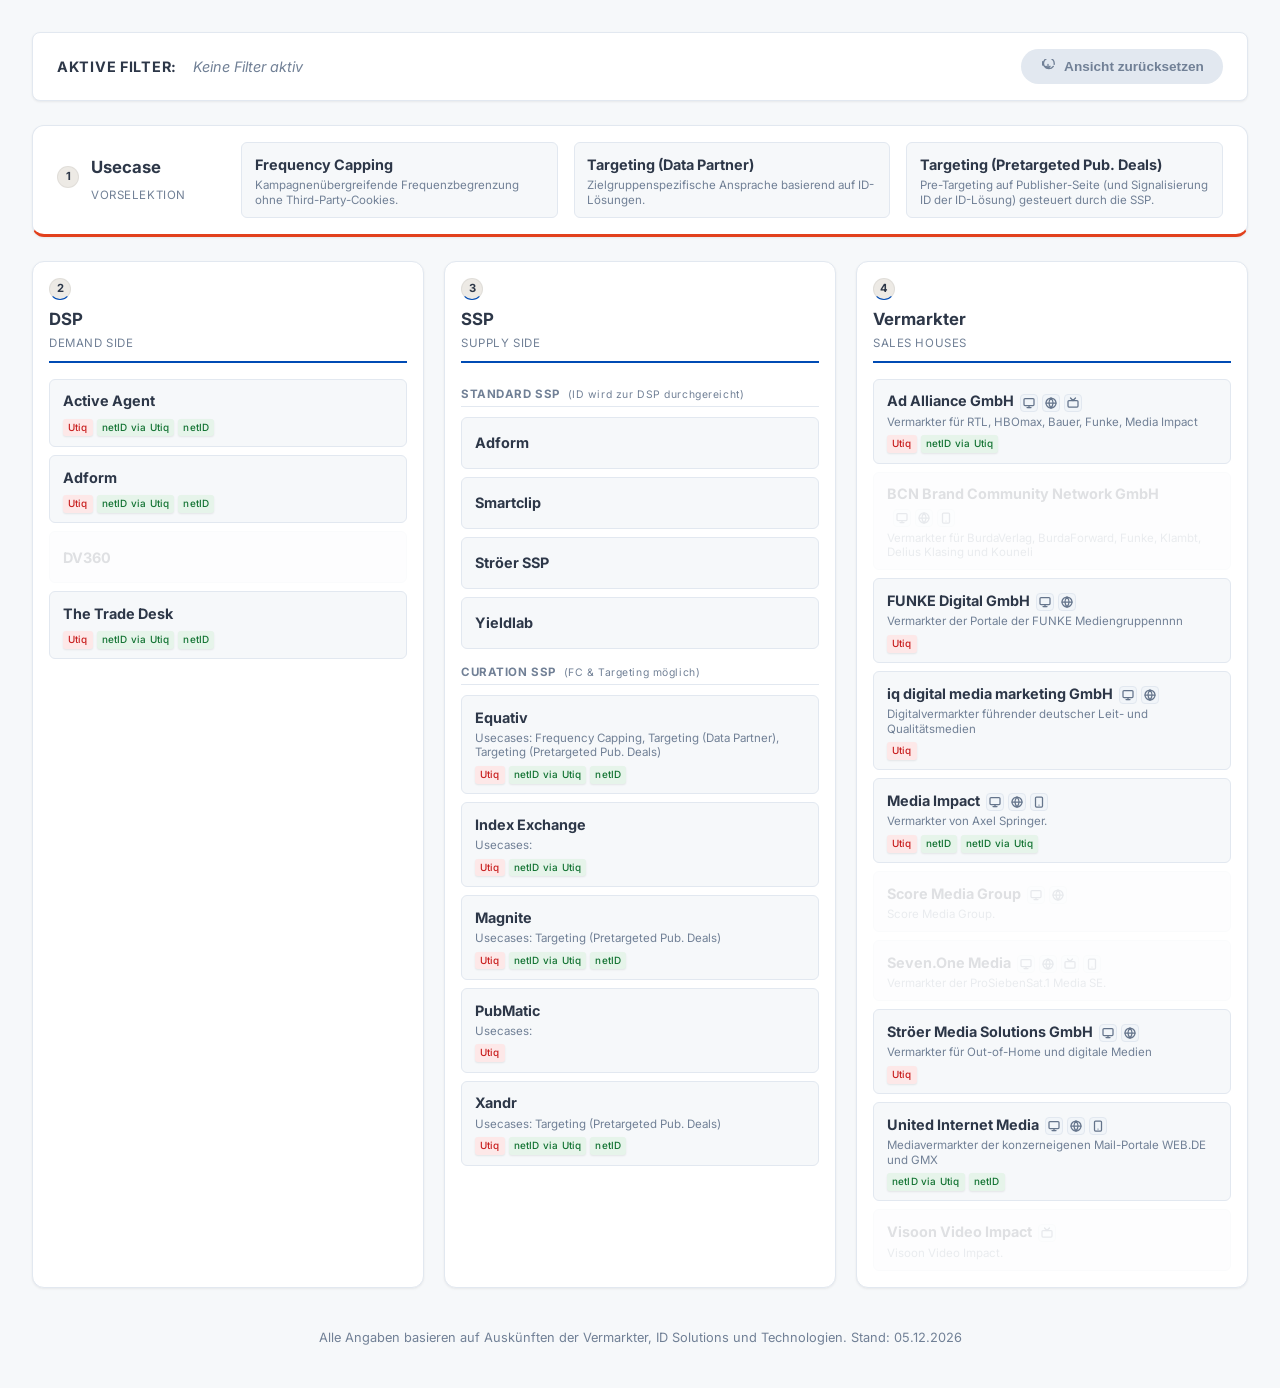
<file: index.html>
<!DOCTYPE html>
<html lang="de">
<head>
  <meta charset="UTF-8">
  <meta name="viewport" content="width=device-width, initial-scale=1.0">
  <title>OVK ID Landscape Map</title>
  <!-- Google Fonts: Inter -->
  <link rel="preconnect" href="https://fonts.googleapis.com">
  <link rel="preconnect" href="https://fonts.gstatic.com" crossorigin>
  <link href="https://fonts.googleapis.com/css2?family=Inter:wght@300;400;500;600;700;800&display=swap" rel="stylesheet">

  <!-- Stylesheets -->
  <link rel="stylesheet" href="style.css?v=1.0.6">
</head>
<body>

  

  <!-- Main Application Wrapper -->
  <main class="app-container">
    
    <!-- Controls Panel -->
    <div class="controls-panel">
      <div class="filter-status">
        <span class="status-label">Aktive Filter:</span>
        <div class="active-chips" id="active-chips">
          <span class="no-filter-text">Keine Filter aktiv</span>
        </div>
      </div>
      <button id="btn-reset" class="btn-reset" disabled>
        <svg xmlns="http://www.w3.org/2000/svg" width="16" height="16" fill="none" viewBox="0 0 24 24" stroke="currentColor" stroke-width="2">
          <path stroke-linecap="round" stroke-linejoin="round" d="M4 4v5h.582m15.356 2A8.001 8.001 0 1121.21 7.89M9 11l3 3m0 0l3-3m-3 3V8" />
        </svg>
        Ansicht zurücksetzen
      </button>
    </div>

    <!-- Stage 1: Usecase Selector Panel (Horizontal) -->
    <div class="usecase-selector-panel" id="stage-usecase" data-stage="usecase">
      <div class="usecase-panel-header">
        <div class="stage-badge">1</div>
        <div class="usecase-header-text">
          <h2>Usecase</h2>
          <span class="stage-subtitle">Vorselektion</span>
        </div>
      </div>
      <div class="usecase-panel-cards" id="list-usecases">
        <!-- Dynamically filled -->
      </div>
    </div>

    <!-- Stage 1a: Data Partner Panel (Horizontal, conditionally visible) -->
    <div class="usecase-selector-panel stage-datapartner-panel" id="stage-datapartner" data-stage="datapartner" style="display: none; margin-top: 1.25rem;">
      <div class="usecase-panel-header">
        <div class="stage-badge">1a</div>
        <div class="usecase-header-text">
          <h2>Data Partner</h2>
          <span class="stage-subtitle">ID fähig</span>
        </div>
      </div>
      <div class="usecase-panel-cards" id="list-datapartner">
        <!-- Dynamically filled -->
      </div>
    </div>

    <!-- Landscape Grid (4 Columns, Publisher double width) -->
    <div class="landscape-grid">
      
      <!-- Stage 2: DSP -->
      <div class="stage-column" id="stage-dsp" data-stage="dsp">
        <div class="stage-header">
          <div class="stage-badge">2</div>
          <h2>DSP</h2>
          <span class="stage-subtitle">Demand Side</span>
        </div>
        <div class="cards-list" id="list-dsps">
          <!-- Dynamically filled -->
        </div>
      </div>

      <!-- Stage 3: SSP -->
      <div class="stage-column" id="stage-ssp" data-stage="ssp">
        <div class="stage-header">
          <div class="stage-badge">3</div>
          <h2>SSP</h2>
          <span class="stage-subtitle">Supply Side</span>
        </div>
        <div class="cards-list" id="list-ssps">
          <!-- Dynamically filled -->
        </div>
      </div>

      <!-- Stage 4: Vermarkter -->
      <div class="stage-column" id="stage-vermarkter" data-stage="vermarkter">
        <div class="stage-header">
          <div class="stage-badge">4</div>
          <h2>Vermarkter</h2>
          <span class="stage-subtitle">Sales Houses</span>
        </div>
        <div class="cards-list" id="list-vermarkters">
          <!-- Dynamically filled -->
        </div>
      </div>



    </div>

    <!-- Info Drawer for Selected Items -->
    <div class="detail-drawer" id="detail-drawer">
      <div class="drawer-header">
        <h3 id="drawer-title">Partner-Details</h3>
        <button class="btn-close-drawer" id="btn-close-drawer">&times;</button>
      </div>
      <div class="drawer-content" id="drawer-content">
        Wählen Sie einen Partner aus, um weitere Details anzuzeigen.
      </div>
    </div>

    <div style="font-size: 0.8rem; color: var(--color-text-light); text-align: center; margin-top: 1rem; margin-bottom: 0.5rem;" id="disclaimer-text">
      Alle Angaben basieren auf Auskünften der Vermarkter, ID Solutions und Technologien. Stand: <span id="config-stand-date">--.--.----</span>
    </div>
  </main>


  <script>
    document.write('<script src="app.js?t=' + Date.now() + '"><\/script>');
  </script>
</body>
</html>
</file>
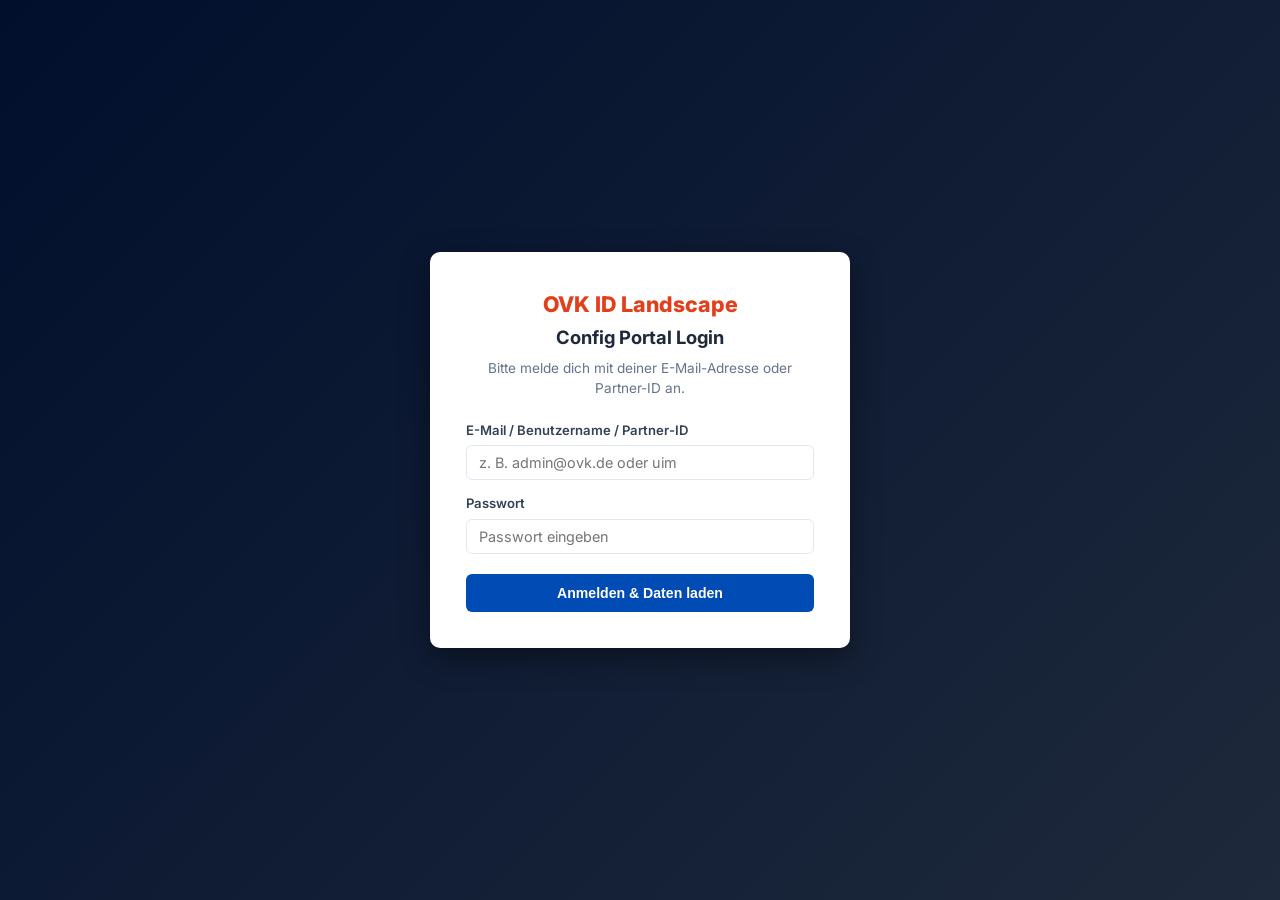
<file: editor.html>
<!DOCTYPE html>
<html lang="de">
<head>
  <meta charset="UTF-8">
  <meta name="viewport" content="width=device-width, initial-scale=1.0">
  <title>OVK ID Landscape – Config Portal</title>
  <!-- Google Fonts: Inter -->
  <link rel="preconnect" href="https://fonts.googleapis.com">
  <link rel="preconnect" href="https://fonts.gstatic.com" crossorigin>
  <link href="https://fonts.googleapis.com/css2?family=Inter:wght@400;500;600;700;800&display=swap" rel="stylesheet">

  <style>
    :root {
      --color-ovk-red: #e2401c;
      --color-ovk-red-hover: #c43212;
      --color-ovk-navy: #010f2d;
      --color-ovk-blue: #004bb4;
      --color-ovk-light-blue: #0056cc;
      --color-bg-light: #f6f8fa;
      --color-card-bg: #ffffff;
      --color-text-charcoal: #1e293b;
      --color-text-muted: #64748b;
      --color-border: #e2e8f0;
      --color-success: #137333;
      --color-success-bg: #e6f4ea;
      --color-danger: #c81e1e;
      --color-danger-bg: #fde8e8;
      
      --shadow-sm: 0 1px 3px rgba(0,0,0,0.06), 0 1px 2px rgba(0,0,0,0.03);
      --shadow-md: 0 4px 6px -1px rgba(0,0,0,0.07), 0 2px 4px -1px rgba(0,0,0,0.04);
      --font-family: 'Inter', -apple-system, BlinkMacSystemFont, "Segoe UI", Roboto, sans-serif;
    }

    * { box-sizing: border-box; margin: 0; padding: 0; }

    body {
      font-family: var(--font-family);
      background-color: var(--color-bg-light);
      color: var(--color-text-charcoal);
      line-height: 1.5;
      -webkit-font-smoothing: antialiased;
      padding-bottom: 60px;
    }

    /* Top Header im Look von tech.ovk.de */
    .portal-header {
      background-color: var(--color-ovk-navy);
      color: #ffffff;
      height: 60px;
      display: flex;
      align-items: center;
      padding: 0 24px;
      border-bottom: 2px solid var(--color-ovk-red);
      box-shadow: 0 2px 8px rgba(0,0,0,0.2);
      position: sticky;
      top: 0;
      z-index: 1000;
    }
    .header-inner {
      display: flex;
      justify-content: space-between;
      align-items: center;
      width: 100%;
      max-width: 960px;
      margin: 0 auto;
    }
    .logo-badge {
      display: flex;
      align-items: center;
      gap: 10px;
      font-size: 1.1rem;
    }
    .concept-pill {
      background: var(--color-ovk-red);
      color: #ffffff;
      padding: 2px 8px;
      border-radius: 4px;
      font-size: 0.72rem;
      font-weight: 700;
      text-transform: uppercase;
      letter-spacing: 0.05em;
    }
    .header-actions {
      display: flex;
      align-items: center;
      gap: 12px;
    }
    .user-badge {
      background: rgba(255, 255, 255, 0.12);
      border: 1px solid rgba(255, 255, 255, 0.18);
      padding: 4px 10px;
      border-radius: 20px;
      font-size: 0.85rem;
      display: flex;
      align-items: center;
      gap: 6px;
    }
    .nav-btn {
      background: rgba(255, 255, 255, 0.12);
      color: #ffffff;
      border: 1px solid rgba(255, 255, 255, 0.25);
      padding: 5px 12px;
      border-radius: 4px;
      font-size: 0.82rem;
      font-weight: 600;
      cursor: pointer;
      text-decoration: none;
      transition: background 0.15s ease;
      display: inline-flex;
      align-items: center;
      gap: 6px;
    }
    .nav-btn:hover { background: rgba(255, 255, 255, 0.25); color: #fff; }

    /* Admin Tab Navigation */
    .admin-tabs-bar {
      background: #ffffff;
      border-bottom: 1px solid var(--color-border);
      padding: 0 16px;
      display: none;
    }
    .admin-tabs-container {
      max-width: 960px;
      margin: 0 auto;
      display: flex;
      gap: 4px;
      overflow-x: auto;
    }
    .tab-item {
      padding: 12px 14px;
      font-size: 0.88rem;
      font-weight: 600;
      color: var(--color-text-muted);
      cursor: pointer;
      border-bottom: 3px solid transparent;
      display: flex;
      align-items: center;
      gap: 6px;
      white-space: nowrap;
      transition: all 0.15s ease;
    }
    .tab-item:hover { color: var(--color-ovk-blue); }
    .tab-item.active {
      color: var(--color-ovk-blue);
      border-bottom-color: var(--color-ovk-blue);
    }
    .tab-badge {
      font-size: 0.72rem;
      padding: 1px 6px;
      border-radius: 10px;
      background: #edf2f7;
      color: var(--color-text-charcoal);
    }
    .tab-item.active .tab-badge {
      background: #ebf8ff;
      color: var(--color-ovk-blue);
    }

    /* Hauptcontainer fest auf 960px begrenzt */
    .container {
      max-width: 960px;
      margin: 20px auto;
      padding: 0 16px;
    }

    /* Cards */
    .card {
      background: var(--color-card-bg);
      border: 1px solid var(--color-border);
      border-radius: 8px;
      box-shadow: var(--shadow-sm);
      padding: 20px 24px;
      margin-bottom: 20px;
    }
    .card-header {
      display: flex;
      justify-content: space-between;
      align-items: center;
      border-bottom: 1px solid var(--color-border);
      padding-bottom: 12px;
      margin-bottom: 16px;
    }
    .card-title {
      font-size: 1.05rem;
      font-weight: 700;
      display: flex;
      align-items: center;
      gap: 8px;
    }
    .stage-pill {
      font-size: 0.7rem;
      padding: 2px 7px;
      border-radius: 4px;
      font-weight: 700;
      color: #fff;
      background: var(--color-ovk-blue);
    }

    /* Form Controls mit begrenzten Breiten */
    .form-row {
      display: flex;
      gap: 20px;
      margin-bottom: 14px;
      align-items: flex-start;
      flex-wrap: wrap;
    }
    .form-group {
      display: flex;
      flex-direction: column;
    }
    .form-group.w-sm { width: 140px; }
    .form-group.w-md { width: 320px; }
    .form-group.w-lg { width: 480px; }
    .form-group.w-full { width: 100%; }

    label {
      font-size: 0.82rem;
      font-weight: 600;
      color: #334155;
      margin-bottom: 5px;
    }
    input[type="text"], input[type="password"], input[type="number"], textarea, select {
      padding: 8px 12px;
      border: 1px solid var(--color-border);
      border-radius: 6px;
      font-family: var(--font-family);
      font-size: 0.9rem;
      color: var(--color-text-charcoal);
      background: #ffffff;
      transition: all 0.15s ease;
    }
    input:focus, textarea:focus, select:focus {
      outline: none;
      border-color: var(--color-ovk-blue);
      box-shadow: 0 0 0 3px rgba(0, 75, 180, 0.1);
    }
    input:disabled, textarea:disabled {
      background: #f1f5f9;
      color: #94a3b8;
      cursor: not-allowed;
    }
    .field-hint {
      font-size: 0.75rem;
      color: var(--color-text-muted);
      margin-top: 3px;
    }

    /* Buttons */
    .btn {
      padding: 8px 16px;
      border-radius: 6px;
      font-weight: 600;
      font-size: 0.88rem;
      border: none;
      cursor: pointer;
      display: inline-flex;
      align-items: center;
      justify-content: center;
      gap: 6px;
      transition: all 0.15s ease;
    }
    .btn:active { transform: translateY(1px); }
    .btn-primary { background: var(--color-ovk-blue); color: #fff; }
    .btn-primary:hover { background: var(--color-ovk-light-blue); }
    .btn-success { background: var(--color-success); color: #fff; }
    .btn-success:hover { background: #0f5c28; }
    .btn-danger { background: var(--color-danger); color: #fff; }
    .btn-danger:hover { background: #a01818; }
    .btn-secondary { background: #e2e8f0; color: #334155; }
    .btn-secondary:hover { background: #cbd5e1; }

    /* Matrix Coverage Tabelle (Konzept 3) */
    .matrix-table {
      width: 100%;
      border-collapse: collapse;
      margin-top: 8px;
    }
    .matrix-table th {
      background: #f8fafc;
      font-size: 0.8rem;
      font-weight: 700;
      color: #475569;
      padding: 10px 12px;
      border-bottom: 2px solid var(--color-border);
      text-align: left;
    }
    .matrix-table th.center, .matrix-table td.center { text-align: center; }
    .matrix-table td {
      padding: 10px 12px;
      border-bottom: 1px solid var(--color-border);
      font-size: 0.88rem;
      vertical-align: middle;
    }
    .matrix-table tr:hover td { background: #fbfcfe; }
    .matrix-table tr.row-disabled td { background: #fafafa; color: #94a3b8; }

    /* Schalter für Matrix-Zeilen */
    .toggle-switch {
      position: relative;
      display: inline-block;
      width: 38px;
      height: 22px;
    }
    .toggle-switch input { opacity: 0; width: 0; height: 0; }
    .slider {
      position: absolute; cursor: pointer; top: 0; left: 0; right: 0; bottom: 0;
      background-color: #cbd5e1; transition: .2s; border-radius: 22px;
    }
    .slider:before {
      position: absolute; content: ""; height: 16px; width: 16px; left: 3px; bottom: 3px;
      background-color: white; transition: .2s; border-radius: 50%;
    }
    input:checked + .slider { background-color: var(--color-ovk-blue); }
    input:checked + .slider:before { transform: translateX(16px); }

    .cov-input-group {
      display: inline-flex;
      align-items: center;
      background: #ffffff;
      border: 1px solid var(--color-border);
      border-radius: 5px;
      overflow: hidden;
      width: 82px;
    }
    .cov-input-group input {
      width: 54px;
      padding: 6px 8px;
      border: none;
      font-size: 0.88rem;
      font-weight: 600;
      text-align: right;
    }
    .cov-input-group .unit {
      font-size: 0.78rem;
      color: var(--color-text-muted);
      padding-right: 6px;
      user-select: none;
    }

    .btn-dsp-gear {
      background: #f1f5f9;
      color: #334155;
      border: 1px solid var(--color-border);
      padding: 5px 10px;
      border-radius: 5px;
      font-size: 0.78rem;
      font-weight: 600;
      cursor: pointer;
      display: inline-flex;
      align-items: center;
      gap: 5px;
      transition: all 0.15s ease;
    }
    .btn-dsp-gear:hover { background: #e2e8f0; }

    .dsp-flyout {
      background: #ffffff;
      border: 1px solid var(--color-border);
      border-radius: 8px;
      padding: 12px 16px;
      box-shadow: var(--shadow-md);
    }
    .dsp-flyout-notice {
      background: #fff8e6;
      border: 1px solid #ffd591;
      border-left: 3px solid #fa8c16;
      border-radius: 4px;
      padding: 8px 12px;
      font-size: 0.8rem;
      color: #873800;
      margin-bottom: 10px;
      line-height: 1.45;
    }
    .dsp-chips-grid {
      display: flex;
      flex-wrap: wrap;
      gap: 6px;
      margin-top: 6px;
    }
    .dsp-chip {
      background: #f8fafc;
      border: 1px solid var(--color-border);
      border-radius: 4px;
      padding: 4px 8px;
      font-size: 0.78rem;
      cursor: pointer;
      display: flex;
      align-items: center;
      gap: 6px;
      user-select: none;
      transition: all 0.15s ease;
    }
    .dsp-chip.excluded {
      background: var(--color-danger-bg);
      border-color: #f87171;
      color: var(--color-danger);
      font-weight: 700;
    }

    /* Klickbare Chips für SSPs und Verknüpfungen (Konzept 1) */
    .chips-cloud {
      display: flex;
      flex-wrap: wrap;
      gap: 8px;
      margin-top: 8px;
    }
    .ssp-chip {
      background: #f1f5f9;
      color: #475569;
      border: 1px solid #cbd5e1;
      border-radius: 20px;
      padding: 6px 14px;
      font-size: 0.84rem;
      font-weight: 500;
      cursor: pointer;
      display: inline-flex;
      align-items: center;
      gap: 6px;
      transition: all 0.15s ease;
      user-select: none;
    }
    .ssp-chip:hover { border-color: var(--color-ovk-blue); color: var(--color-ovk-blue); }
    .ssp-chip.active {
      background: #ebf8ff;
      border-color: var(--color-ovk-blue);
      color: var(--color-ovk-blue);
      font-weight: 700;
      box-shadow: 0 1px 2px rgba(0, 75, 180, 0.1);
    }
    .ssp-chip .check-icon { font-size: 0.85rem; display: none; }
    .ssp-chip.active .check-icon { display: inline; }

    /* Speichern-Leiste mit kompaktem Inline-Nightly-Hinweis */
    .save-bar {
      display: flex;
      justify-content: space-between;
      align-items: center;
      background: #ffffff;
      border: 1px solid var(--color-border);
      border-radius: 8px;
      padding: 16px 20px;
      box-shadow: var(--shadow-sm);
      margin-top: 10px;
      flex-wrap: wrap;
      gap: 14px;
    }
    .btn-save {
      background: var(--color-success);
      color: #ffffff;
      border: none;
      border-radius: 6px;
      padding: 10px 20px;
      font-size: 0.92rem;
      font-weight: 700;
      cursor: pointer;
      display: inline-flex;
      align-items: center;
      gap: 8px;
      transition: background 0.15s ease;
    }
    .btn-save:hover { background: #0f5c28; }
    .btn-save:disabled { background: #a0aec0; cursor: not-allowed; }

    .nightly-hint-inline {
      display: inline-flex;
      align-items: center;
      gap: 8px;
      font-size: 0.8rem;
      color: #64748b;
      background: #f8fafc;
      border: 1px solid #e2e8f0;
      border-radius: 6px;
      padding: 6px 12px;
      max-width: 480px;
      line-height: 1.35;
    }
    .nightly-hint-inline strong { color: var(--color-ovk-blue); }

    .status-feedback {
      font-size: 0.88rem;
      font-weight: 600;
      padding: 6px 12px;
      border-radius: 4px;
      display: none;
    }
    .status-feedback.success { background: var(--color-success-bg); color: var(--color-success); border: 1px solid #b7eb8f; }
    .status-feedback.error { background: var(--color-danger-bg); color: var(--color-danger); border: 1px solid #ffa39e; }

    /* Tabelle (Admin User Management) */
    .data-table {
      width: 100%;
      border-collapse: collapse;
      margin-top: 12px;
    }
    .data-table th, .data-table td {
      padding: 10px 12px;
      text-align: left;
      border-bottom: 1px solid var(--color-border);
      font-size: 0.88rem;
    }
    .data-table th { background: #f8fafc; font-weight: 700; color: #475569; }
    .data-table tr:hover td { background: #fafafa; }
    .role-badge {
      display: inline-block;
      padding: 2px 7px;
      border-radius: 12px;
      font-size: 0.72rem;
      font-weight: 700;
      text-transform: uppercase;
    }
    .role-admin { background: #ede9fe; color: #6d28d9; border: 1px solid #ddd6fe; }
    .role-vermarkter { background: #e6f4ea; color: #137333; }
    .role-ssp { background: #ebf8ff; color: #004bb4; }
    .role-dsp { background: #fef3c7; color: #b45309; }
    .role-data_partner { background: #fce7f3; color: #be185d; }

    /* Login Overlay */
    #loginOverlay {
      position: fixed;
      top: 0; left: 0; width: 100%; height: 100%;
      background: linear-gradient(135deg, #010f2d 0%, #1e293b 100%);
      z-index: 9999;
      display: flex;
      align-items: center;
      justify-content: center;
      padding: 20px;
    }
    .login-box {
      background: #ffffff;
      border-radius: 10px;
      box-shadow: 0 10px 30px rgba(0,0,0,0.4);
      width: 100%;
      max-width: 420px;
      padding: 36px;
      text-align: center;
    }
    .login-logo {
      font-size: 1.35rem;
      font-weight: 800;
      color: var(--color-ovk-red);
      margin-bottom: 4px;
    }

    /* Profile Picker Styles (Option A) */
    .profile-card-list {
      display: flex;
      flex-direction: column;
      gap: 10px;
      margin: 18px 0;
      text-align: left;
    }
    .profile-card-item {
      display: flex;
      align-items: center;
      gap: 12px;
      padding: 12px 14px;
      border: 1.5px solid var(--color-border);
      border-radius: 8px;
      background: #ffffff;
      cursor: pointer;
      transition: all 0.15s ease-in-out;
    }
    .profile-card-item:hover {
      border-color: var(--color-ovk-blue);
      background: #f0f7ff;
      transform: translateY(-1px);
      box-shadow: var(--shadow-sm);
    }
    .profile-card-icon {
      font-size: 1.5rem;
      flex-shrink: 0;
      width: 36px;
      height: 36px;
      display: flex;
      align-items: center;
      justify-content: center;
      background: #f8fafc;
      border-radius: 6px;
      border: 1px solid var(--color-border);
    }
    .profile-card-info {
      flex: 1;
      min-width: 0;
    }
    .profile-card-title {
      font-weight: 700;
      font-size: 0.92rem;
      color: var(--color-text-charcoal);
      display: flex;
      align-items: center;
      justify-content: space-between;
      gap: 6px;
    }
    .profile-card-subtitle {
      font-size: 0.78rem;
      color: var(--color-text-muted);
      margin-top: 2px;
      white-space: nowrap;
      overflow: hidden;
      text-overflow: ellipsis;
    }
    .profile-card-arrow {
      font-size: 1.1rem;
      color: #94a3b8;
    }
    .profile-card-item:hover .profile-card-arrow {
      color: var(--color-ovk-blue);
    }

    /* Modal Help */
    #helpModal {
      position: fixed;
      top: 0; left: 0; width: 100%; height: 100%;
      background: rgba(0, 0, 0, 0.6);
      backdrop-filter: blur(2px);
      z-index: 10001;
      display: none;
      align-items: center;
      justify-content: center;
      padding: 20px;
    }
    .help-modal-box {
      background: #ffffff;
      border-radius: 10px;
      max-width: 800px;
      width: 100%;
      max-height: 88vh;
      overflow-y: auto;
      padding: 28px 32px;
      position: relative;
      box-shadow: 0 10px 30px rgba(0,0,0,0.3);
    }
    .modal-close {
      position: absolute;
      top: 16px; right: 20px;
      background: none; border: none;
      font-size: 1.6rem; color: #a0aec0;
      cursor: pointer;
    }
  </style>
</head>
<body>

  <!-- Fullscreen Login Overlay -->
  <div id="loginOverlay">
    <div class="login-box">
      <!-- Standard Login Formular -->
      <div id="loginFormSection">
        <div class="login-logo">OVK ID Landscape</div>
        <h2 id="loginTitle" style="font-size: 1.15rem; color: #1e293b; margin-bottom: 6px;">Config Portal Login</h2>
        <p id="loginSubtitle" style="color: var(--color-text-muted); font-size: 0.85rem; margin-bottom: 22px;">
          Bitte melde dich mit deiner E-Mail-Adresse oder Partner-ID an.
        </p>

        <div class="form-group" style="text-align: left; margin-bottom: 14px;">
          <label for="loginIdentifier">E-Mail / Benutzername / Partner-ID</label>
          <input type="text" id="loginIdentifier" placeholder="z. B. admin@ovk.de oder uim" onkeydown="if(event.key==='Enter') performLogin()">
        </div>

        <div class="form-group" style="text-align: left; margin-bottom: 20px;">
          <label for="loginPassword">Passwort</label>
          <input type="password" id="loginPassword" placeholder="Passwort eingeben" onkeydown="if(event.key==='Enter') performLogin()">
        </div>

        <button type="button" class="btn btn-primary" id="loginBtn" style="width: 100%; padding: 11px;" onclick="performLogin()">
          Anmelden & Daten laden
        </button>

        <div id="loginError" style="color: var(--color-danger); margin-top: 14px; font-size: 0.88rem; font-weight: 600; display: none;">
          Falsche Anmeldedaten.
        </div>
      </div>

      <!-- Option A: Profil- & Rollenauswahl bei Mehrfachrollen -->
      <div id="profilePickerSection" style="display: none;">
        <div class="login-logo">OVK ID Landscape</div>
        <h2 style="font-size: 1.15rem; color: #1e293b; margin-bottom: 6px;">Profil auswählen</h2>
        <p style="color: var(--color-text-muted); font-size: 0.83rem; margin-bottom: 16px;">
          Für <strong id="profilePickerEmailDisplay" style="color: var(--color-text-charcoal);"></strong> stehen mehrere Profile zur Verfügung. Bitte wähle deine gewünschte Rolle:
        </p>

        <div id="profileCardsContainer" class="profile-card-list"></div>

        <button type="button" class="btn btn-secondary" style="width: 100%; padding: 9px; font-size: 0.85rem;" onclick="cancelProfileSelection()">
          ← Zurück zur Anmeldung
        </button>
      </div>
    </div>
  </div>

  <!-- Top Header im tech.ovk.de Look -->
  <header class="portal-header">
    <div class="header-inner">
      <div class="logo-badge">
        <span style="color: #fff; font-weight: 800;">OVK</span>
        <span style="font-weight: 600; opacity: 0.9;">ID Landscape</span>
        <span class="concept-pill">Config Portal</span>
      </div>

      <div class="header-actions">
        <div class="user-badge" id="userTagDisplay">
          <span>👤</span>
          <span id="userNameDisplay">Nicht angemeldet</span>
          <span id="userRoleBadge" class="role-badge" style="display:none;"></span>
        </div>
        <button type="button" class="nav-btn" onclick="openHelpModal()">📖 Hilfe</button>
        <a href="index.html" target="_blank" class="nav-btn">🗺️ Live-Map</a>
        <button type="button" class="nav-btn" onclick="logout()" style="background: rgba(0,0,0,0.3);">Abmelden</button>
      </div>
    </div>
  </header>

  <!-- Admin Tab Bar -->
  <nav class="admin-tabs-bar" id="adminTabsBar">
    <div class="admin-tabs-container">
      <div class="tab-item active" onclick="switchAdminTab('vermarkter')">
        <span>🏷️ Vermarkter</span>
        <span class="tab-badge" id="badgeVermarkter">0</span>
      </div>
      <div class="tab-item" onclick="switchAdminTab('ssps')">
        <span>⚡ SSPs</span>
        <span class="tab-badge" id="badgeSSPs">0</span>
      </div>
      <div class="tab-item" onclick="switchAdminTab('dsps')">
        <span>🎯 DSPs</span>
        <span class="tab-badge" id="badgeDSPs">0</span>
      </div>
      <div class="tab-item" onclick="switchAdminTab('dataPartners')">
        <span>📊 Data Partner</span>
        <span class="tab-badge" id="badgeDataPartners">0</span>
      </div>
      <div class="tab-item" onclick="switchAdminTab('coreCatalogs')">
        <span>🆔 IDs & Usecases</span>
      </div>
      <div class="tab-item" onclick="switchAdminTab('authRegistry')">
        <span>👤 Benutzer & Logins</span>
        <span class="tab-badge" style="background: #ede9fe; color: #6d28d9;" id="badgeAuthUsers">Multi-Admin</span>
      </div>
    </div>
  </nav>

  <!-- Hauptinhalt (Auf 960px zentriert) -->
  <main class="container">

    <!-- 1. BEREICH: VERMARKTER ANSICHT (Coverage Matrix & Chips) -->
    <section id="sectionVermarkter" style="display: none;">
      <div class="card">
        <div class="card-header">
          <div class="card-title">
            <span class="stage-pill">Stage 4</span>
            <span id="vermarkterSectionTitle">Vermarkter Konfiguration</span>
          </div>
          <div id="adminVermarkterSelectBox" style="display: none; align-items: center; gap: 8px;">
            <label for="vermarkterSelect" style="margin-bottom:0; font-size: 0.82rem;">Vermarkter:</label>
            <select id="vermarkterSelect" style="width: auto; min-width: 200px;" onchange="loadVermarkter(this.value)"></select>
            <button type="button" class="btn btn-secondary" style="font-size: 0.8rem; padding: 6px 10px;" onclick="createNewVermarkter()">+ Neu</button>
          </div>
        </div>

        <div id="vermarkterFormContent">
          <!-- Basisdaten -->
          <div class="form-row">
            <div class="form-group w-sm">
              <label for="v_id">Technische ID</label>
              <input type="text" id="v_id" disabled>
            </div>
            <div class="form-group w-md">
              <label for="v_name">Offizieller Name</label>
              <input type="text" id="v_name">
            </div>
            <div class="form-group w-lg">
              <div style="display: flex; justify-content: space-between;">
                <label for="v_description">Kurzbeschreibung (wird in der Landscape so anzezeigt)</label>
                <span id="v_desc_counter" style="font-size: 0.75rem; color: var(--color-text-muted);">0/65</span>
              </div>
              <input type="text" id="v_description" maxlength="65" oninput="updateDescCounter()">
              <div class="field-hint">Maximal 65 Zeichen.</div>
            </div>
          </div>

          <!-- 2. Coverage Matrix Tabelle -->
          <div style="margin-top: 22px;">
            <div style="display: flex; justify-content: space-between; align-items: baseline; margin-bottom: 6px;">
              <h3 style="font-size: 0.98rem; font-weight: 700;">Inventartypen & ID-Coverage (Matrix)</h3>
              <span style="font-size: 0.78rem; color: var(--color-text-muted);">Reichweite in Prozent (0–100%)</span>
            </div>
            <p style="font-size: 0.82rem; color: var(--color-text-muted); margin-bottom: 10px;">
              In welchen Inventaren stellt ihr die genannten IDs im Programmatischen Ökosystem zur Verfügung und für wie viel % der Requests enthalten die entsprechende ID?
            </p>

            <table class="matrix-table" id="matrixTable">
              <thead>
                <tr id="matrixHeaderRow">
                  <th style="width: 170px;">Inventartyp</th>
                  <th class="center" style="width: 75px;">Aktiv</th>
                  <!-- Dynamische ID-Spalten (Utiq, netID...) -->
                  <th style="text-align: right;">
                    DSP-Ausschlüsse 
                    <span title="Hier DSPs auswählen, wenn eine Weitergabe der ID durch die jeweilige DSP ausdrücklich ausgeschlossen werden soll." style="cursor: help; color: var(--color-text-muted); font-size: 0.85rem;">ℹ️</span>
                  </th>
                </tr>
              </thead>
              <tbody id="matrixTableBody"></tbody>
            </table>
          </div>

          <!-- 3. SSP Opt-Ins (Klick-Chips) -->
          <div style="margin-top: 24px;">
            <h3 style="font-size: 0.98rem; font-weight: 700; margin-bottom: 4px;">SSP Freischaltungen (Opt-Ins)</h3>
            <p style="font-size: 0.82rem; color: var(--color-text-muted); margin-bottom: 8px;">
              Wähle alle Supply-Side-Plattformen aus, über die dein Vermarkter-Inventar angebunden ist und die genannten IDs übergeben werden:
            </p>
            <div class="chips-cloud" id="v_ssp_chips_container"></div>
          </div>
        </div>
      </div>

      <!-- Speichern Leiste -->
      <div class="save-bar">
        <div style="display: flex; align-items: center; gap: 14px; flex-wrap: wrap;">
          <button type="button" class="btn-save" id="saveVermarkterBtn" onclick="saveActiveVermarkter()">
            💾 Änderungen für diesen Vermarkter speichern
          </button>
          <div class="nightly-hint-inline">
            <span style="font-size: 1.1rem; flex-shrink: 0;">🌙</span>
            <span><strong>Hinweis zur Live-Schaltung:</strong> Gespeicherte Daten werden im BVDW-Repository gesichert und greifen in der Landscape Map automatisch <strong>über Nacht</strong>.</span>
          </div>
        </div>
        <div id="vermarkterStatusMsg" class="status-feedback"></div>
      </div>
    </section>

    <!-- 2. BEREICH: SSP ANSICHT -->
    <section id="sectionSSP" style="display: none;">
      <div class="card">
        <div class="card-header">
          <div class="card-title">
            <span class="stage-pill">Stage 3</span>
            <span id="sspSectionTitle">Supply-Side-Plattform (SSP)</span>
          </div>
          <div id="adminSspSelectBox" style="display: none; align-items: center; gap: 8px;">
            <label for="sspSelect" style="margin-bottom:0; font-size: 0.82rem;">SSP:</label>
            <select id="sspSelect" style="width: auto; min-width: 200px;" onchange="loadSSP(this.value)"></select>
            <button type="button" class="btn btn-secondary" style="font-size: 0.8rem; padding: 6px 10px;" onclick="createNewSSP()">+ Neu</button>
          </div>
        </div>

        <div>
          <div class="form-row">
            <div class="form-group w-sm">
              <label for="ssp_id">SSP ID</label>
              <input type="text" id="ssp_id" disabled>
            </div>
            <div class="form-group w-md">
              <label for="ssp_name">SSP Name</label>
              <input type="text" id="ssp_name">
            </div>
            <div class="form-group w-md">
              <label for="ssp_category">Kategorie</label>
              <select id="ssp_category">
                <option value="standard">Standard SSP (ID Weiterleitung)</option>
                <option value="curation">Curation SSP (Targeting / Deal IDs / FC)</option>
              </select>
            </div>
          </div>

          <div class="form-group" style="margin-top: 14px;">
            <label>Unterstützte ID-Systeme (Klick zum Umschalten)</label>
            <div class="chips-cloud" id="ssp_ids_chips"></div>
          </div>

          <div class="form-group" style="margin-top: 14px;">
            <label>Unterstützte Usecases (Klick zum Umschalten)</label>
            <div class="chips-cloud" id="ssp_usecases_chips"></div>
          </div>
        </div>
      </div>

      <div class="save-bar">
        <div style="display: flex; align-items: center; gap: 14px; flex-wrap: wrap;">
          <button type="button" class="btn-save" id="saveSspBtn" onclick="saveActiveSSP()">
            💾 SSP-Konfiguration speichern
          </button>
          <div class="nightly-hint-inline">
            <span style="font-size: 1.1rem; flex-shrink: 0;">🌙</span>
            <span><strong>Hinweis:</strong> Änderungen greifen in der Landscape Map automatisch <strong>über Nacht</strong>.</span>
          </div>
          <button type="button" class="btn btn-danger" id="deleteSspBtn" style="display: none; padding: 8px 14px;" onclick="deleteActiveSSP()">
            🗑️ Löschen
          </button>
        </div>
        <div id="sspStatusMsg" class="status-feedback"></div>
      </div>
    </section>

    <!-- 3. BEREICH: DSP ANSICHT -->
    <section id="sectionDSP" style="display: none;">
      <div class="card">
        <div class="card-header">
          <div class="card-title">
            <span class="stage-pill">Stage 2</span>
            <span id="dspSectionTitle">Demand-Side-Plattform (DSP)</span>
          </div>
          <div id="adminDspSelectBox" style="display: none; align-items: center; gap: 8px;">
            <label for="dspSelect" style="margin-bottom:0; font-size: 0.82rem;">DSP:</label>
            <select id="dspSelect" style="width: auto; min-width: 200px;" onchange="loadDSP(this.value)"></select>
            <button type="button" class="btn btn-secondary" style="font-size: 0.8rem; padding: 6px 10px;" onclick="createNewDSP()">+ Neu</button>
          </div>
        </div>

        <div>
          <div class="form-row">
            <div class="form-group w-sm">
              <label for="dsp_id">DSP ID</label>
              <input type="text" id="dsp_id" disabled>
            </div>
            <div class="form-group w-md">
              <label for="dsp_name">DSP Name</label>
              <input type="text" id="dsp_name">
            </div>
            <div class="form-group w-sm">
              <label for="dsp_logo">Logo-Kürzel</label>
              <input type="text" id="dsp_logo">
            </div>
          </div>

          <div class="form-group" style="margin-top: 14px;">
            <label>Unterstützte ID-Systeme</label>
            <div class="chips-cloud" id="dsp_ids_chips"></div>
          </div>

          <div class="form-group" style="margin-top: 14px;">
            <label>Unterstützte Usecases</label>
            <div class="chips-cloud" id="dsp_usecases_chips"></div>
          </div>

          <div class="form-group" style="margin-top: 14px;">
            <label>Kompatible SSPs</label>
            <div class="chips-cloud" id="dsp_ssps_chips"></div>
          </div>
        </div>
      </div>

      <div class="save-bar">
        <div style="display: flex; align-items: center; gap: 14px; flex-wrap: wrap;">
          <button type="button" class="btn-save" id="saveDspBtn" onclick="saveActiveDSP()">
            💾 DSP-Konfiguration speichern
          </button>
          <div class="nightly-hint-inline">
            <span style="font-size: 1.1rem; flex-shrink: 0;">🌙</span>
            <span><strong>Hinweis:</strong> Änderungen greifen in der Landscape Map automatisch <strong>über Nacht</strong>.</span>
          </div>
          <button type="button" class="btn btn-danger" id="deleteDspBtn" style="display: none; padding: 8px 14px;" onclick="deleteActiveDSP()">
            🗑️ Löschen
          </button>
        </div>
        <div id="dspStatusMsg" class="status-feedback"></div>
      </div>
    </section>

    <!-- 4. BEREICH: DATA PARTNER ANSICHT -->
    <section id="sectionDataPartner" style="display: none;">
      <div class="card">
        <div class="card-header">
          <div class="card-title">
            <span class="stage-pill">Stage 1a</span>
            <span id="dpSectionTitle">Data Partner Konfiguration</span>
          </div>
          <div id="adminDpSelectBox" style="display: none; align-items: center; gap: 8px;">
            <label for="dpSelect" style="margin-bottom:0; font-size: 0.82rem;">Data Partner:</label>
            <select id="dpSelect" style="width: auto; min-width: 200px;" onchange="loadDataPartner(this.value)"></select>
            <button type="button" class="btn btn-secondary" style="font-size: 0.8rem; padding: 6px 10px;" onclick="createNewDataPartner()">+ Neu</button>
          </div>
        </div>

        <div>
          <div class="form-row">
            <div class="form-group w-sm">
              <label for="dp_id">Data Partner ID</label>
              <input type="text" id="dp_id" disabled>
            </div>
            <div class="form-group w-md">
              <label for="dp_name">Name</label>
              <input type="text" id="dp_name">
            </div>
            <div class="form-group w-lg">
              <label for="dp_description">Beschreibung</label>
              <input type="text" id="dp_description">
            </div>
          </div>

          <div class="form-group" style="margin-top: 14px;">
            <label>Unterstützte ID-Systeme</label>
            <div class="chips-cloud" id="dp_ids_chips"></div>
          </div>

          <div class="form-group" style="margin-top: 14px;">
            <label>Unterstützte DSPs</label>
            <div class="chips-cloud" id="dp_dsps_chips"></div>
          </div>

          <div class="form-group" style="margin-top: 14px;">
            <label>Unterstützte SSPs (Curation)</label>
            <div class="chips-cloud" id="dp_ssps_chips"></div>
          </div>
        </div>
      </div>

      <div class="save-bar">
        <div style="display: flex; align-items: center; gap: 14px; flex-wrap: wrap;">
          <button type="button" class="btn-save" id="saveDpBtn" onclick="saveActiveDataPartner()">
            💾 Data-Partner-Konfiguration speichern
          </button>
          <div class="nightly-hint-inline">
            <span style="font-size: 1.1rem; flex-shrink: 0;">🌙</span>
            <span><strong>Hinweis:</strong> Änderungen greifen in der Landscape Map automatisch <strong>über Nacht</strong>.</span>
          </div>
          <button type="button" class="btn btn-danger" id="deleteDpBtn" style="display: none; padding: 8px 14px;" onclick="deleteActiveDataPartner()">
            🗑️ Löschen
          </button>
        </div>
        <div id="dpStatusMsg" class="status-feedback"></div>
      </div>
    </section>

    <!-- 5. BEREICH: CORE KATALOGE (IDs & Usecases) -->
    <section id="sectionCoreCatalogs" style="display: none;">
      <div class="card">
        <div class="card-header">
          <div class="card-title">
            <span class="stage-pill">Core</span>
            <span>ID-Systeme & Usecase-Definitionen</span>
          </div>
        </div>

        <div>
          <h3 style="font-size: 0.98rem; font-weight: 700; margin-bottom: 10px;">ID-Systeme (`ids`)</h3>
          <div id="coreIdsList" style="margin-bottom: 20px;"></div>

          <h3 style="font-size: 0.98rem; font-weight: 700; margin-bottom: 10px;">Usecases (`usecases`)</h3>
          <div id="coreUsecasesList"></div>
        </div>
      </div>

      <div class="save-bar">
        <div style="display: flex; align-items: center; gap: 14px; flex-wrap: wrap;">
          <button type="button" class="btn-save" onclick="saveCoreCatalogs()">
            💾 Gesamte Core-Konfiguration speichern
          </button>
          <div class="nightly-hint-inline">
            <span style="font-size: 1.1rem; flex-shrink: 0;">🌙</span>
            <span><strong>Hinweis:</strong> Aktualisiert <code>config/core.js</code> direkt im Repository.</span>
          </div>
        </div>
        <div id="coreStatusMsg" class="status-feedback"></div>
      </div>
    </section>

    <!-- 6. BEREICH: BENUTZER & PARTNER-LOGINS (Multi-Admin fähig!) -->
    <section id="sectionAuthRegistry" style="display: none;">
      <div class="card">
        <div class="card-header">
          <div class="card-title">
            <span class="stage-pill" style="background: #6d28d9;">Benutzer</span>
            <span>Benutzer- & Partner-Verwaltung (Multi-Admin via E-Mail)</span>
          </div>
          <span style="font-size: 0.8rem; color: var(--color-text-muted);">
            Gesichert via SHA-256 + Salt im BVDW-Repository
          </span>
        </div>

        <!-- Anlege- / Bearbeitungsmaske -->
        <div style="background: #f8fafc; border: 1px solid var(--color-border); border-radius: 8px; padding: 18px 20px; margin-bottom: 22px;">
          <h3 style="font-size: 0.98rem; font-weight: 700; margin-bottom: 14px;" id="authFormTitle">Neuen Benutzer / Admin anlegen</h3>
          <input type="hidden" id="auth_edit_mode" value="">

          <div class="form-row">
            <div class="form-group w-md">
              <label for="auth_email">E-Mail-Adresse (Login-Kennung)</label>
              <input type="text" id="auth_email" placeholder="z. B. friedrich.schenk@uim.de">
              <div class="field-hint">Zentrale Login-Kennung für diesen Benutzer.</div>
            </div>

            <div class="form-group w-md">
              <label for="auth_name">Vollständiger Name / Organisation</label>
              <input type="text" id="auth_name" placeholder="z. B. Friedrich Schenk">
              <div class="field-hint">Anzeigename im Portal und im Profil-Picker.</div>
            </div>

            <div class="form-group w-md">
              <label for="auth_password">Zentrales Passwort</label>
              <div style="display: flex; gap: 6px;">
                <input type="text" id="auth_password" placeholder="Passwort vergeben">
                <button type="button" class="btn btn-secondary" onclick="generateRandomPassword()" style="white-space: nowrap; font-size: 0.8rem;">🎲 Generieren</button>
              </div>
              <div class="field-hint" id="authPasswordHint">Gilt für alle Rollen dieser E-Mail. Beim Bearbeiten leer lassen, um aktuelles Passwort zu behalten.</div>
            </div>
          </div>

          <!-- Rollen & Berechtigungs-Zuweisung direkt für diese E-Mail -->
          <div style="margin: 16px 0; padding: 14px 16px; background: #ffffff; border: 1px solid var(--color-border); border-radius: 8px;">
            <div style="font-weight: 700; font-size: 0.92rem; color: #1e293b; margin-bottom: 4px;">
              Zugeordnete Rollen für diese E-Mail-Adresse
            </div>
            <div style="font-size: 0.8rem; color: var(--color-text-muted); margin-bottom: 12px;">
              Wähle alle Rollen aus, die dieser E-Mail zugewiesen sein sollen. Besitzt der Account mehr als eine Rolle, erscheint beim Login der Profil-Picker.
            </div>

            <div style="display: flex; flex-direction: column; gap: 10px;">
              <!-- 1. Administrator -->
              <label style="display: flex; align-items: center; gap: 10px; font-weight: 600; cursor: pointer; padding: 8px 12px; border-radius: 6px; background: #f8fafc; border: 1px solid var(--color-border);">
                <input type="checkbox" id="auth_check_admin" style="width: 18px; height: 18px; cursor: pointer;">
                <span style="font-size: 1.15rem;">👑</span>
                <div>
                  <span style="color: #6d28d9; font-weight: 700;">Administrator</span>
                  <span style="font-size: 0.8rem; color: var(--color-text-muted); font-weight: 400; margin-left: 6px;">Vollzugriff auf alle Partner, Core-Kataloge & Benutzerverwaltung</span>
                </div>
              </label>

              <!-- 2. Vermarkter -->
              <div style="display: flex; align-items: center; gap: 10px; flex-wrap: wrap; padding: 8px 12px; border-radius: 6px; background: #f8fafc; border: 1px solid var(--color-border);">
                <label style="display: flex; align-items: center; gap: 10px; font-weight: 600; cursor: pointer; min-width: 160px;">
                  <input type="checkbox" id="auth_check_vermarkter" onchange="toggleAuthRoleDropdown('vermarkter')" style="width: 18px; height: 18px; cursor: pointer;">
                  <span style="font-size: 1.15rem;">🏷️</span>
                  <span style="color: #047857; font-weight: 700;">Vermarkter</span>
                </label>
                <div id="auth_wrap_vermarkter" style="display: none; align-items: center; gap: 8px; margin-left: auto;">
                  <span style="font-size: 0.82rem; color: var(--color-text-muted);">Partner:</span>
                  <select id="auth_select_vermarkter" style="padding: 4px 8px; font-size: 0.85rem; min-width: 200px;"></select>
                </div>
              </div>

              <!-- 3. SSP -->
              <div style="display: flex; align-items: center; gap: 10px; flex-wrap: wrap; padding: 8px 12px; border-radius: 6px; background: #f8fafc; border: 1px solid var(--color-border);">
                <label style="display: flex; align-items: center; gap: 10px; font-weight: 600; cursor: pointer; min-width: 160px;">
                  <input type="checkbox" id="auth_check_ssp" onchange="toggleAuthRoleDropdown('ssp')" style="width: 18px; height: 18px; cursor: pointer;">
                  <span style="font-size: 1.15rem;">⚡</span>
                  <span style="color: #004bb4; font-weight: 700;">SSP</span>
                </label>
                <div id="auth_wrap_ssp" style="display: none; align-items: center; gap: 8px; margin-left: auto;">
                  <span style="font-size: 0.82rem; color: var(--color-text-muted);">Partner:</span>
                  <select id="auth_select_ssp" style="padding: 4px 8px; font-size: 0.85rem; min-width: 200px;"></select>
                </div>
              </div>

              <!-- 4. DSP -->
              <div style="display: flex; align-items: center; gap: 10px; flex-wrap: wrap; padding: 8px 12px; border-radius: 6px; background: #f8fafc; border: 1px solid var(--color-border);">
                <label style="display: flex; align-items: center; gap: 10px; font-weight: 600; cursor: pointer; min-width: 160px;">
                  <input type="checkbox" id="auth_check_dsp" onchange="toggleAuthRoleDropdown('dsp')" style="width: 18px; height: 18px; cursor: pointer;">
                  <span style="font-size: 1.15rem;">🎯</span>
                  <span style="color: #b45309; font-weight: 700;">DSP</span>
                </label>
                <div id="auth_wrap_dsp" style="display: none; align-items: center; gap: 8px; margin-left: auto;">
                  <span style="font-size: 0.82rem; color: var(--color-text-muted);">Partner:</span>
                  <select id="auth_select_dsp" style="padding: 4px 8px; font-size: 0.85rem; min-width: 200px;"></select>
                </div>
              </div>

              <!-- 5. Data Partner -->
              <div style="display: flex; align-items: center; gap: 10px; flex-wrap: wrap; padding: 8px 12px; border-radius: 6px; background: #f8fafc; border: 1px solid var(--color-border);">
                <label style="display: flex; align-items: center; gap: 10px; font-weight: 600; cursor: pointer; min-width: 160px;">
                  <input type="checkbox" id="auth_check_data_partner" onchange="toggleAuthRoleDropdown('data_partner')" style="width: 18px; height: 18px; cursor: pointer;">
                  <span style="font-size: 1.15rem;">📊</span>
                  <span style="color: #be185d; font-weight: 700;">Data Partner</span>
                </label>
                <div id="auth_wrap_data_partner" style="display: none; align-items: center; gap: 8px; margin-left: auto;">
                  <span style="font-size: 0.82rem; color: var(--color-text-muted);">Partner:</span>
                  <select id="auth_select_data_partner" style="padding: 4px 8px; font-size: 0.85rem; min-width: 200px;"></select>
                </div>
              </div>
            </div>
          </div>

          <div style="display: flex; gap: 8px; margin-top: 10px;">
            <button type="button" class="btn btn-primary" onclick="submitPartnerAuth()">
              💾 Benutzer & Rollen speichern
            </button>
            <button type="button" class="btn btn-secondary" onclick="resetAuthForm()">
              Zurücksetzen
            </button>
          </div>
        </div>

        <!-- Tabelle aller Accounts -->
        <h3 style="font-size: 0.98rem; font-weight: 700; margin-bottom: 8px;">Aktive Benutzer- und Partner-Accounts</h3>
        <table class="data-table">
          <thead>
            <tr>
              <th>E-Mail / Login</th>
              <th>Name</th>
              <th>Zugeordnete Rollen & Partner</th>
              <th>Zuletzt geändert</th>
              <th style="text-align: right;">Aktionen</th>
            </tr>
          </thead>
          <tbody id="authTableBody">
            <tr><td colspan="5" style="text-align: center; color: var(--color-text-muted); padding: 18px;">Keine Benutzer hinterlegt.</td></tr>
          </tbody>
        </table>
      </div>
    </section>

  </main>

  <!-- In-App Hilfe Modal -->
  <div id="helpModal" onclick="if(event.target===this) closeHelpModal()">
    <div class="help-modal-box">
      <button type="button" class="modal-close" onclick="closeHelpModal()">&times;</button>
      <h2 style="color: var(--color-ovk-red); margin-bottom: 8px; font-size: 1.25rem;">📖 OVK Config Portal – Anleitung</h2>
      <p style="color: var(--color-text-muted); font-size: 0.88rem; margin-bottom: 18px;">
        Leitfaden zur eigenständigen Datenpflege für Vermarkter, Plattformen und Administratoren.
      </p>

      <div style="background: var(--color-bg-light); border-left: 3px solid var(--color-ovk-blue); padding: 10px 14px; border-radius: 4px; margin-bottom: 18px; font-size: 0.85rem;">
        <strong>🌙 Veröffentlichungszyklus:</strong> Alle Änderungen werden sofort im BVDW-Repository gesichert. In der öffentlich erreichbaren Landscape Map greifen sie automatisch über Nacht.
      </div>

      <h3 style="color: var(--color-ovk-blue); font-size: 0.95rem; margin-top: 16px; margin-bottom: 6px;">1. Vermarkter: Coverage-Matrix & Opt-Ins</h3>
      <ul style="padding-left: 18px; font-size: 0.85rem; line-height: 1.6;">
        <li><strong>Kurzbeschreibung:</strong> Maximal 65 Zeichen für ein sauberes Kachel-Layout.</li>
        <li><strong>Coverage Matrix:</strong> Pro Inventartyp (`Desktop`, `Mobile Web`, `In-App`, `CTV`) die ID-Reichweite in Prozent (0–100%) erfassen. Nicht unterstützte Gattungen können über den Schalter deaktiviert werden.</li>
        <li><strong>DSP-Ausschlüsse:</strong> Wähle eine DSP hier nur dann aus, wenn du eine Weitergabe der ID durch die jeweilige DSP ausdrücklich ausschließt.</li>
        <li><strong>SSP Freischaltungen:</strong> Klicke auf die jeweiligen SSP-Pills, um die Anbindung zu aktivieren (blau) oder zu deaktivieren (grau).</li>
      </ul>

      <h3 style="color: var(--color-ovk-blue); font-size: 0.95rem; margin-top: 16px; margin-bottom: 6px;">2. Multi-Admin & Benutzerverwaltung</h3>
      <p style="font-size: 0.85rem; line-height: 1.6;">
        Administratoren können im Tab <strong>„👤 Benutzer & Logins“</strong> neue Admins mit individueller E-Mail-Adresse sowie Logins für Partnerunternehmen anlegen.
      </p>

      <div style="text-align: right; margin-top: 20px;">
        <button type="button" class="btn btn-primary" onclick="closeHelpModal()">Verstanden & Schließen</button>
      </div>
    </div>
  </div>

  <!-- Client-Logik -->
  <script>
    const WORKER_URL = "https://ovk-ladscape.friedrich-schenk.workers.dev";
    
    // Anwendungsstatus
    let sessionPassword = "";
    let currentUser = null;
    let isAdmin = false;
    let activeAdminTab = 'vermarkter';
    
    // Globale Daten
    let CONFIG = { ids: [], usecases: [], dsps: [], ssps: [], dataPartners: [], vermarkter: [] };
    let authPartnersList = [];
    let activeVermarkterId = null;
    let activeSSPId = null;
    let activeDSPId = null;
    let activeDPId = null;

    // Hilfsfunktion: Einheitlicher Auth-Payload für alle Worker-Schreibanfragen
    function getAuthPayload(extra = {}) {
      const profileKey = (currentUser && currentUser.email && currentUser.role)
        ? `${currentUser.email.toLowerCase()}:${currentUser.role}${currentUser.id ? ':' + currentUser.id : ''}`
        : undefined;

      return {
        password: sessionPassword,
        authEmail: currentUser ? currentUser.email : undefined,
        authRole: currentUser ? currentUser.role : undefined,
        selectedProfileKey: profileKey,
        ...extra
      };
    }

    // URL-Parameter
    const urlParams = new URLSearchParams(window.location.search);
    const urlId = urlParams.get('id');

    if (urlId) {
      document.getElementById('loginTitle').textContent = `Login für Partner "${urlId}"`;
      document.getElementById('loginIdentifier').value = urlId;
    }

    function openHelpModal() { document.getElementById('helpModal').style.display = 'flex'; }
    function closeHelpModal() { document.getElementById('helpModal').style.display = 'none'; }

    function executeConfigCode(code, label) {
      try {
        (new Function(code))();
        return true;
      } catch(e) {
        console.error("Fehler beim Ausführen von " + label, e);
        return false;
      }
    }

    // -----------------------------------------------------------------
    // LOGIN & INITIALISIERUNG (OPTION A: MULTI-PROFILE PICKER)
    // -----------------------------------------------------------------
    let pendingProfilesState = null;

    function getRoleBadgeInfo(role, partnerId) {
      switch (role) {
        case 'admin':
          return { icon: '👑', label: 'Administrator', desc: 'Vollzugriff auf alle Partner & Core-Kataloge', badgeClass: 'role-admin' };
        case 'vermarkter':
          return { icon: '🏷️', label: `Vermarkter: ${partnerId ? partnerId.toUpperCase() : ''}`, desc: `Zugriff auf Vermarkter-Matrix & Inventar (${partnerId})`, badgeClass: 'role-vermarkter' };
        case 'ssp':
          return { icon: '⚡', label: `SSP: ${partnerId ? partnerId.toUpperCase() : ''}`, desc: `Supply-Side-Plattform Konfiguration (${partnerId})`, badgeClass: 'role-ssp' };
        case 'dsp':
          return { icon: '🎯', label: `DSP: ${partnerId ? partnerId.toUpperCase() : ''}`, desc: `Demand-Side-Plattform Konfiguration (${partnerId})`, badgeClass: 'role-dsp' };
        case 'data_partner':
          return { icon: '📊', label: `Data Partner: ${partnerId ? partnerId.toUpperCase() : ''}`, desc: `Data-Partner ID & SSP Matrix (${partnerId})`, badgeClass: 'role-data_partner' };
        default:
          return { icon: '👤', label: role, desc: partnerId || '', badgeClass: '' };
      }
    }

    function renderProfilePicker(profiles, pwd, identifier) {
      pendingProfilesState = { profiles, pwd, identifier };
      document.getElementById('loginFormSection').style.display = 'none';
      document.getElementById('profilePickerSection').style.display = 'block';
      document.getElementById('profilePickerEmailDisplay').textContent = identifier;

      const container = document.getElementById('profileCardsContainer');
      container.innerHTML = '';

      profiles.forEach(p => {
        const info = getRoleBadgeInfo(p.role, p.partnerId);
        const card = document.createElement('div');
        card.className = 'profile-card-item';
        card.onclick = () => selectProfile(p.profileKey);

        card.innerHTML = `
          <div class="profile-card-icon">${info.icon}</div>
          <div class="profile-card-info">
            <div class="profile-card-title">
              <span>${info.label}</span>
              <span class="role-badge ${info.badgeClass}" style="font-size: 0.7rem; padding: 1px 6px;">${p.role}</span>
            </div>
            <div class="profile-card-subtitle">${p.name ? p.name + ' • ' : ''}${info.desc}</div>
          </div>
          <div class="profile-card-arrow">➔</div>
        `;
        container.appendChild(card);
      });
    }

    function cancelProfileSelection() {
      pendingProfilesState = null;
      document.getElementById('profilePickerSection').style.display = 'none';
      document.getElementById('loginFormSection').style.display = 'block';
      const btn = document.getElementById('loginBtn');
      if (btn) {
        btn.disabled = false;
        btn.textContent = "Anmelden & Daten laden";
      }
    }

    async function selectProfile(profileKey) {
      if (!pendingProfilesState) return;
      const { pwd, identifier } = pendingProfilesState;

      const container = document.getElementById('profileCardsContainer');
      container.innerHTML = '<div style="text-align: center; padding: 18px; color: var(--color-ovk-blue); font-weight: 600;">Authentifiziere gewähltes Profil...</div>';

      try {
        const res = await fetch(WORKER_URL + "/login", {
          method: 'POST',
          headers: { 'Content-Type': 'application/json' },
          body: JSON.stringify({
            selectedProfileKey: profileKey,
            password: pwd,
            email: identifier.includes('@') ? identifier : undefined,
            username: identifier
          })
        });

        if (!res.ok) {
          const errData = await res.json().catch(() => ({}));
          alert(errData.error || "Fehler beim Laden des Profils");
          cancelProfileSelection();
          return;
        }

        const data = await res.json();
        handleSuccessfulLogin(data, pwd, identifier);
      } catch (e) {
        alert("Netzwerkfehler: " + e.message);
        cancelProfileSelection();
      }
    }

    async function performLogin() {
      const identifier = document.getElementById('loginIdentifier').value.trim();
      const pwd = document.getElementById('loginPassword').value.trim();
      const btn = document.getElementById('loginBtn');
      const err = document.getElementById('loginError');

      if (!pwd) return;

      btn.disabled = true;
      btn.textContent = "Authentifiziere & lade Daten...";
      err.style.display = 'none';

      try {
        const res = await fetch(WORKER_URL + "/login", {
          method: 'POST',
          headers: { 'Content-Type': 'application/json' },
          body: JSON.stringify({
            email: identifier.includes('@') ? identifier : undefined,
            username: identifier,
            vermarkterId: identifier || 'admin',
            password: pwd
          })
        });

        if (!res.ok) {
          const errData = await res.json().catch(() => ({}));
          err.style.display = 'block';
          err.textContent = errData.error || "Falsches Passwort oder ungültige Benutzerdaten.";
          btn.disabled = false;
          btn.textContent = "Anmelden & Daten laden";
          return;
        }

        const data = await res.json();

        // Option A: Mehrere Profile für dieselbe E-Mail vorhanden?
        if (data.requireProfileSelection && Array.isArray(data.profiles) && data.profiles.length > 1) {
          renderProfilePicker(data.profiles, pwd, identifier);
          return;
        }

        handleSuccessfulLogin(data, pwd, identifier);

      } catch (e) {
        err.style.display = 'block';
        err.textContent = "Verbindungsfehler: " + e.message;
        btn.disabled = false;
        btn.textContent = "Anmelden & Daten laden";
      }
    }

    function handleSuccessfulLogin(data, pwd, identifier) {
      sessionPassword = pwd;
      isAdmin = data.isAdmin;
      currentUser = {
        role: data.role,
        id: data.partnerId,
        name: data.partnerName || identifier,
        email: data.email || (identifier.includes('@') ? identifier : null)
      };

      window.OVK_LANDSCAPE_CONFIG = { vermarkter: [] };

      if (data.configs && data.configs.core && data.configs.core.code) {
        executeConfigCode(data.configs.core.code, 'config/core.js');
      }
      if (data.configs && data.configs.dataPartners && data.configs.dataPartners.code) {
        executeConfigCode(data.configs.dataPartners.code, 'config/data_partners.js');
      }
      if (data.configs && Array.isArray(data.configs.vermarkter)) {
        for (const vFile of data.configs.vermarkter) {
          if (vFile && vFile.code) {
            executeConfigCode(vFile.code, vFile.fullPath || vFile.relativePath);
          }
        }
      }

      CONFIG = window.OVK_LANDSCAPE_CONFIG || {};
      if (!CONFIG.vermarkter) CONFIG.vermarkter = [];
      if (!CONFIG.ssps) CONFIG.ssps = [];
      if (!CONFIG.dsps) CONFIG.dsps = [];
      if (!CONFIG.dataPartners) CONFIG.dataPartners = [];
      if (!CONFIG.ids) CONFIG.ids = [];
      if (!CONFIG.usecases) CONFIG.usecases = [];

      if (Array.isArray(data.authPartners)) {
        authPartnersList = data.authPartners;
      }

      setupUIForUser();
      document.getElementById('loginOverlay').style.display = 'none';
      cancelProfileSelection();
    }

    function setupUIForUser() {
      document.getElementById('userNameDisplay').textContent = currentUser.name;
      const roleBadge = document.getElementById('userRoleBadge');
      roleBadge.textContent = isAdmin ? 'Admin' : currentUser.role.toUpperCase();
      roleBadge.className = `role-badge role-${currentUser.role}`;
      roleBadge.style.display = 'inline-block';

      document.getElementById('badgeVermarkter').textContent = CONFIG.vermarkter.length;
      document.getElementById('badgeSSPs').textContent = CONFIG.ssps.length;
      document.getElementById('badgeDSPs').textContent = CONFIG.dsps.length;
      document.getElementById('badgeDataPartners').textContent = CONFIG.dataPartners.length;

      hideAllSections();

      if (isAdmin) {
        document.getElementById('adminTabsBar').style.display = 'block';
        document.getElementById('adminVermarkterSelectBox').style.display = 'flex';
        document.getElementById('adminSspSelectBox').style.display = 'flex';
        document.getElementById('adminDspSelectBox').style.display = 'flex';
        document.getElementById('adminDpSelectBox').style.display = 'flex';

        populateAdminDropdowns();
        renderAuthTable();
        switchAdminTab('vermarkter');
      } else {
        document.getElementById('adminTabsBar').style.display = 'none';

        if (currentUser.role === 'vermarkter') {
          document.getElementById('sectionVermarkter').style.display = 'block';
          document.getElementById('adminVermarkterSelectBox').style.display = 'none';
          document.getElementById('vermarkterSectionTitle').textContent = `Vermarkter: ${currentUser.name}`;
          loadVermarkter(currentUser.id);

        } else if (currentUser.role === 'ssp') {
          document.getElementById('sectionSSP').style.display = 'block';
          document.getElementById('adminSspSelectBox').style.display = 'none';
          document.getElementById('sspSectionTitle').textContent = `SSP: ${currentUser.name}`;
          loadSSP(currentUser.id);

        } else if (currentUser.role === 'dsp') {
          document.getElementById('sectionDSP').style.display = 'block';
          document.getElementById('adminDspSelectBox').style.display = 'none';
          document.getElementById('dspSectionTitle').textContent = `DSP: ${currentUser.name}`;
          loadDSP(currentUser.id);

        } else if (currentUser.role === 'data_partner') {
          document.getElementById('sectionDataPartner').style.display = 'block';
          document.getElementById('adminDpSelectBox').style.display = 'none';
          document.getElementById('dpSectionTitle').textContent = `Data Partner: ${currentUser.name}`;
          loadDataPartner(currentUser.id);
        }
      }
    }

    function hideAllSections() {
      document.getElementById('sectionVermarkter').style.display = 'none';
      document.getElementById('sectionSSP').style.display = 'none';
      document.getElementById('sectionDSP').style.display = 'none';
      document.getElementById('sectionDataPartner').style.display = 'none';
      document.getElementById('sectionCoreCatalogs').style.display = 'none';
      document.getElementById('sectionAuthRegistry').style.display = 'none';
    }

    function logout() {
      sessionPassword = "";
      currentUser = null;
      isAdmin = false;
      pendingProfilesState = null;
      document.getElementById('loginPassword').value = '';
      cancelProfileSelection();
      document.getElementById('loginOverlay').style.display = 'flex';
      hideAllSections();
      document.getElementById('adminTabsBar').style.display = 'none';
    }

    // -----------------------------------------------------------------
    // ADMIN TABS
    // -----------------------------------------------------------------
    function switchAdminTab(tabKey) {
      if (!isAdmin) return;
      activeAdminTab = tabKey;
      document.querySelectorAll('.tab-item').forEach(t => t.classList.remove('active'));
      hideAllSections();

      if (tabKey === 'vermarkter') {
        document.querySelectorAll('.tab-item')[0].classList.add('active');
        document.getElementById('sectionVermarkter').style.display = 'block';
        if (!activeVermarkterId && CONFIG.vermarkter.length > 0) loadVermarkter(CONFIG.vermarkter[0].id);
      } else if (tabKey === 'ssps') {
        document.querySelectorAll('.tab-item')[1].classList.add('active');
        document.getElementById('sectionSSP').style.display = 'block';
        if (!activeSSPId && CONFIG.ssps.length > 0) loadSSP(CONFIG.ssps[0].id);
      } else if (tabKey === 'dsps') {
        document.querySelectorAll('.tab-item')[2].classList.add('active');
        document.getElementById('sectionDSP').style.display = 'block';
        if (!activeDSPId && CONFIG.dsps.length > 0) loadDSP(CONFIG.dsps[0].id);
      } else if (tabKey === 'dataPartners') {
        document.querySelectorAll('.tab-item')[3].classList.add('active');
        document.getElementById('sectionDataPartner').style.display = 'block';
        if (!activeDPId && CONFIG.dataPartners.length > 0) loadDataPartner(CONFIG.dataPartners[0].id);
      } else if (tabKey === 'coreCatalogs') {
        document.querySelectorAll('.tab-item')[4].classList.add('active');
        document.getElementById('sectionCoreCatalogs').style.display = 'block';
        renderCoreCatalogs();
      } else if (tabKey === 'authRegistry') {
        document.querySelectorAll('.tab-item')[5].classList.add('active');
        document.getElementById('sectionAuthRegistry').style.display = 'block';
        populateAuthRoleDropdowns();
        renderAuthTable();
      }
    }

    function populateAdminDropdowns() {
      const vSel = document.getElementById('vermarkterSelect');
      vSel.innerHTML = '';
      CONFIG.vermarkter.forEach(v => {
        const opt = document.createElement('option');
        opt.value = v.id; opt.textContent = `${v.name} (${v.id})`;
        vSel.appendChild(opt);
      });

      const sspSel = document.getElementById('sspSelect');
      sspSel.innerHTML = '';
      CONFIG.ssps.forEach(s => {
        const opt = document.createElement('option');
        opt.value = s.id; opt.textContent = `${s.name} (${s.id})`;
        sspSel.appendChild(opt);
      });

      const dspSel = document.getElementById('dspSelect');
      dspSel.innerHTML = '';
      CONFIG.dsps.forEach(d => {
        const opt = document.createElement('option');
        opt.value = d.id; opt.textContent = `${d.name} (${d.id})`;
        dspSel.appendChild(opt);
      });

      const dpSel = document.getElementById('dpSelect');
      dpSel.innerHTML = '';
      CONFIG.dataPartners.forEach(p => {
        const opt = document.createElement('option');
        opt.value = p.id; opt.textContent = `${p.name} (${p.id})`;
        dpSel.appendChild(opt);
      });

      populateAuthRoleDropdowns();
    }

    // -----------------------------------------------------------------
    // VERMARKTER MATRIX LOGIK (Konzept 3)
    // -----------------------------------------------------------------
    const INVENTORY_DEFS = [
      { id: 'desktop', name: '💻 Desktop' },
      { id: 'mobile', name: '📱 Mobile Web' },
      { id: 'app', name: '📲 In-App' },
      { id: 'ctv', name: '📺 Connected TV (CTV)' }
    ];

    function loadVermarkter(id) {
      if (!id) return;
      activeVermarkterId = id;
      document.getElementById('vermarkterSelect').value = id;

      const v = CONFIG.vermarkter.find(item => item.id === id) || { id, name: id, description: '', supportedInventoryTypes: [], supportedSSPs: [] };
      document.getElementById('v_id').value = v.id;
      document.getElementById('v_name').value = v.name || '';
      document.getElementById('v_description').value = v.description || '';
      updateDescCounter();

      renderMatrixTable(v.supportedInventoryTypes || []);
      renderSSPOptInChips(v.supportedSSPs || []);
    }

    function updateDescCounter() {
      const len = (document.getElementById('v_description').value || '').length;
      document.getElementById('v_desc_counter').textContent = `${len}/65`;
    }

    function renderMatrixTable(inventoryList) {
      const headerRow = document.getElementById('matrixHeaderRow');
      headerRow.innerHTML = `
        <th style="width: 170px;">Inventartyp</th>
        <th class="center" style="width: 75px;">Aktiv</th>
      `;
      CONFIG.ids.forEach(idDef => {
        const th = document.createElement('th');
        th.style.width = '130px';
        th.textContent = idDef.name;
        headerRow.appendChild(th);
      });
      const thExcl = document.createElement('th');
      thExcl.style.textAlign = 'right';
      thExcl.innerHTML = `DSP-Ausschlüsse <span title="Hier DSPs auswählen, wenn eine Weitergabe der ID durch die jeweilige DSP ausdrücklich ausgeschlossen werden soll." style="cursor: help; color: var(--color-text-muted); font-size: 0.85rem;">ℹ️</span>`;
      headerRow.appendChild(thExcl);

      const tbody = document.getElementById('matrixTableBody');
      tbody.innerHTML = '';

      INVENTORY_DEFS.forEach(invDef => {
        const invConfig = inventoryList.find(i => i.type === invDef.id);
        const isActive = Boolean(invConfig);

        const tr = document.createElement('tr');
        tr.id = `row-${invDef.id}`;
        if (!isActive) tr.className = 'row-disabled';

        // 1. Spalte: Name
        const tdName = document.createElement('td');
        tdName.innerHTML = `<strong>${invDef.name}</strong>`;
        tr.appendChild(tdName);

        // 2. Spalte: Toggle Switch
        const tdToggle = document.createElement('td');
        tdToggle.className = 'center';
        tdToggle.innerHTML = `
          <label class="toggle-switch">
            <input type="checkbox" class="inv-toggle-cb" ${isActive ? 'checked' : ''} onchange="toggleMatrixRow('${invDef.id}', this.checked)">
            <span class="slider"></span>
          </label>
        `;
        tr.appendChild(tdToggle);

        // ID-Spalten
        CONFIG.ids.forEach(idDef => {
          const tdCov = document.createElement('td');
          let covVal = '';
          if (invConfig && Array.isArray(invConfig.supportedIds)) {
            const foundId = invConfig.supportedIds.find(item => (typeof item === 'string' ? item : item.id) === idDef.id);
            if (foundId && typeof foundId === 'object' && foundId.coverage !== undefined) {
              covVal = foundId.coverage;
            }
          }
          tdCov.innerHTML = `
            <div class="cov-input-group">
              <input type="number" min="0" max="100" class="cov-input-${idDef.id}" value="${covVal}" ${isActive ? '' : 'disabled'}>
              <span class="unit">%</span>
            </div>
          `;
          tr.appendChild(tdCov);
        });

        // Ausschlüsse Button
        let totalExcludedCount = 0;
        if (invConfig && Array.isArray(invConfig.supportedIds)) {
          invConfig.supportedIds.forEach(item => {
            if (typeof item === 'object' && Array.isArray(item.excludedDSPs)) {
              totalExcludedCount += item.excludedDSPs.length;
            }
          });
        }

        const tdExcl = document.createElement('td');
        tdExcl.style.textAlign = 'right';
        tdExcl.innerHTML = `
          <button type="button" class="btn-dsp-gear ${totalExcludedCount > 0 ? 'has-exclusions' : ''}" id="btn-gear-${invDef.id}" ${isActive ? '' : 'disabled style="opacity:0.5;"'} onclick="toggleMatrixFlyout('${invDef.id}')">
            ⚙️ DSPs ausschließen (${totalExcludedCount})
          </button>
        `;
        tr.appendChild(tdExcl);

        tbody.appendChild(tr);

        // Flyout-Zeile
        const trFlyout = document.createElement('tr');
        trFlyout.id = `flyout-${invDef.id}-tr`;
        trFlyout.style.display = 'none';

        const tdFlyoutContent = document.createElement('td');
        tdFlyoutContent.colSpan = 3 + CONFIG.ids.length;
        tdFlyoutContent.style.padding = '0 12px 14px 12px';
        tdFlyoutContent.style.background = '#fafafa';

        const flyoutDiv = document.createElement('div');
        flyoutDiv.className = 'dsp-flyout';
        flyoutDiv.innerHTML = `
          <div class="dsp-flyout-notice">
            ℹ️ <strong>Wichtiger Hinweis:</strong> Wähle eine DSP hier nur dann aus, wenn du eine Weitergabe der ID durch diese DSP <strong>ausdrücklich ausschließt</strong>.
          </div>
          <div style="font-size: 0.8rem; font-weight: 700; color: #475569; margin-bottom: 6px;">
            DSPs für ${invDef.name} ausschließen (Klick zum Umschalten):
          </div>
        `;

        const chipsGrid = document.createElement('div');
        chipsGrid.className = 'dsp-chips-grid';
        chipsGrid.id = `dsp-chips-${invDef.id}`;

        CONFIG.dsps.forEach(dsp => {
          let isExcluded = false;
          if (invConfig && Array.isArray(invConfig.supportedIds)) {
            invConfig.supportedIds.forEach(item => {
              if (typeof item === 'object' && Array.isArray(item.excludedDSPs) && item.excludedDSPs.includes(dsp.id)) {
                isExcluded = true;
              }
            });
          }
          const chip = document.createElement('div');
          chip.className = `dsp-chip ${isExcluded ? 'excluded' : ''}`;
          chip.dataset.dspId = dsp.id;
          chip.textContent = dsp.name;
          chip.onclick = () => {
            chip.classList.toggle('excluded');
            updateExclusionButtonCount(invDef.id);
          };
          chipsGrid.appendChild(chip);
        });

        flyoutDiv.appendChild(chipsGrid);
        tdFlyoutContent.appendChild(flyoutDiv);
        trFlyout.appendChild(tdFlyoutContent);
        tbody.appendChild(trFlyout);
      });
    }

    function toggleMatrixRow(invId, isChecked) {
      const row = document.getElementById(`row-${invId}`);
      if (!row) return;
      if (isChecked) {
        row.classList.remove('row-disabled');
        row.querySelectorAll('input[type="number"]').forEach(inp => inp.disabled = false);
        const btn = document.getElementById(`btn-gear-${invId}`);
        if (btn) { btn.disabled = false; btn.style.opacity = '1'; }
      } else {
        row.classList.add('row-disabled');
        row.querySelectorAll('input[type="number"]').forEach(inp => inp.disabled = true);
        const btn = document.getElementById(`btn-gear-${invId}`);
        if (btn) { btn.disabled = true; btn.style.opacity = '0.5'; }
        const flyoutTr = document.getElementById(`flyout-${invId}-tr`);
        if (flyoutTr) flyoutTr.style.display = 'none';
      }
    }

    function toggleMatrixFlyout(invId) {
      const tr = document.getElementById(`flyout-${invId}-tr`);
      if (tr.style.display === 'table-row') tr.style.display = 'none';
      else tr.style.display = 'table-row';
    }

    function updateExclusionButtonCount(invId) {
      const count = document.querySelectorAll(`#dsp-chips-${invId} .dsp-chip.excluded`).length;
      const btn = document.getElementById(`btn-gear-${invId}`);
      if (btn) {
        btn.textContent = `⚙️ DSPs ausschließen (${count})`;
        if (count > 0) btn.classList.add('has-exclusions');
        else btn.classList.remove('has-exclusions');
      }
    }

    function renderSSPOptInChips(selectedSSPs = []) {
      const container = document.getElementById('v_ssp_chips_container');
      container.innerHTML = '';
      CONFIG.ssps.forEach(ssp => {
        const isChecked = selectedSSPs.includes(ssp.id);
        const chip = document.createElement('div');
        chip.className = `ssp-chip ${isChecked ? 'active' : ''}`;
        chip.dataset.sspId = ssp.id;
        chip.innerHTML = `<span class="check-icon">✓</span> ${ssp.name}`;
        chip.onclick = () => chip.classList.toggle('active');
        container.appendChild(chip);
      });
    }

    function buildVermarkterObject() {
      const vId = document.getElementById('v_id').value;
      const vObj = {
        id: vId,
        name: document.getElementById('v_name').value.trim(),
        description: document.getElementById('v_description').value.trim(),
        supportedInventoryTypes: [],
        supportedSSPs: []
      };

      INVENTORY_DEFS.forEach(invDef => {
        const row = document.getElementById(`row-${invDef.id}`);
        if (!row) return;
        const toggleCb = row.querySelector('.inv-toggle-cb');
        if (!toggleCb || !toggleCb.checked) return;

        const invObj = { type: invDef.id, supportedIds: [] };

        const excludedDSPs = [];
        document.querySelectorAll(`#dsp-chips-${invDef.id} .dsp-chip.excluded`).forEach(c => {
          excludedDSPs.push(c.dataset.dspId);
        });

        CONFIG.ids.forEach(idDef => {
          const inp = row.querySelector(`.cov-input-${idDef.id}`);
          if (inp && inp.value.trim() !== '') {
            const idObj = { id: idDef.id, coverage: parseInt(inp.value.trim(), 10) };
            if (excludedDSPs.length > 0) idObj.excludedDSPs = excludedDSPs;
            invObj.supportedIds.push(idObj);
          }
        });

        vObj.supportedInventoryTypes.push(invObj);
      });

      document.querySelectorAll('#v_ssp_chips_container .ssp-chip.active').forEach(c => {
        vObj.supportedSSPs.push(c.dataset.sspId);
      });

      return vObj;
    }

    function generateVermarkterJsCode(vObj) {
      return `if (!window.OVK_LANDSCAPE_CONFIG) {\n  window.OVK_LANDSCAPE_CONFIG = {};\n}\nif (!window.OVK_LANDSCAPE_CONFIG.vermarkter) {\n  window.OVK_LANDSCAPE_CONFIG.vermarkter = [];\n}\n\nwindow.OVK_LANDSCAPE_CONFIG.vermarkter.push(${JSON.stringify(vObj, null, 2)});\n`;
    }

    async function saveActiveVermarkter() {
      const vObj = buildVermarkterObject();
      const code = generateVermarkterJsCode(vObj);
      const statusEl = document.getElementById('vermarkterStatusMsg');
      const btn = document.getElementById('saveVermarkterBtn');

      btn.disabled = true;
      btn.textContent = "Speichere im Ziel-Repository...";
      statusEl.style.display = 'none';

      try {
        const res = await fetch(WORKER_URL + "/save", {
          method: 'POST',
          headers: { 'Content-Type': 'application/json' },
          body: JSON.stringify(getAuthPayload({
            target: 'vermarkter',
            partnerId: vObj.id,
            code
          }))
        });

        const resData = await res.json().catch(() => ({}));
        if (res.ok && resData.success && !resData.requireProfileSelection) {
          statusEl.className = 'status-feedback success';
          statusEl.textContent = `✓ Erfolgreich im BVDW-Repository gespeichert!`;
          statusEl.style.display = 'inline-block';

          const existingIdx = CONFIG.vermarkter.findIndex(v => v.id === vObj.id);
          if (existingIdx >= 0) CONFIG.vermarkter[existingIdx] = vObj;
          else CONFIG.vermarkter.push(vObj);
        } else {
          statusEl.className = 'status-feedback error';
          statusEl.textContent = `Fehler: ${resData.error || 'Speichern fehlgeschlagen'}`;
          statusEl.style.display = 'inline-block';
        }
      } catch (e) {
        statusEl.className = 'status-feedback error';
        statusEl.textContent = "Netzwerkfehler: " + e.message;
        statusEl.style.display = 'inline-block';
      } finally {
        btn.disabled = false;
        btn.textContent = "💾 Änderungen für diesen Vermarkter speichern";
        setTimeout(() => { statusEl.style.display = 'none'; }, 6000);
      }
    }

    function createNewVermarkter() {
      const newId = prompt("Bitte technische ID für den neuen Vermarkter eingeben (z. B. 'mein_vermarkter'):");
      if (!newId) return;
      const cleanId = newId.trim().toLowerCase().replace(/[^a-z0-9_]/g, '_');
      if (CONFIG.vermarkter.some(v => v.id === cleanId)) {
        alert("Ein Vermarkter mit dieser ID existiert bereits!");
        return;
      }
      const newV = { id: cleanId, name: cleanId, description: '', supportedInventoryTypes: [], supportedSSPs: [] };
      CONFIG.vermarkter.push(newV);
      populateAdminDropdowns();
      loadVermarkter(cleanId);
    }

    // -----------------------------------------------------------------
    // SSP LOGIK
    // -----------------------------------------------------------------
    function loadSSP(id) {
      if (!id) return;
      activeSSPId = id;
      document.getElementById('sspSelect').value = id;

      const s = CONFIG.ssps.find(item => item.id === id) || { id, name: id, category: 'standard', supportedIds: [], supportedUsecases: [] };
      document.getElementById('ssp_id').value = s.id;
      document.getElementById('ssp_name').value = s.name || '';
      document.getElementById('ssp_category').value = s.category || 'standard';

      renderPillChips('ssp_ids_chips', CONFIG.ids, s.supportedIds || []);
      renderPillChips('ssp_usecases_chips', CONFIG.usecases, s.supportedUsecases || []);

      if (isAdmin) document.getElementById('deleteSspBtn').style.display = 'inline-flex';
    }

    async function saveActiveSSP() {
      const sspId = document.getElementById('ssp_id').value;
      const sspData = {
        name: document.getElementById('ssp_name').value.trim(),
        category: document.getElementById('ssp_category').value,
        supportedIds: getActiveChipsValues('ssp_ids_chips'),
        supportedUsecases: getActiveChipsValues('ssp_usecases_chips')
      };

      const btn = document.getElementById('saveSspBtn');
      const statusEl = document.getElementById('sspStatusMsg');
      btn.disabled = true; btn.textContent = "Speichere SSP...";
      statusEl.style.display = 'none';

      try {
        const res = await fetch(WORKER_URL + "/save", {
          method: 'POST',
          headers: { 'Content-Type': 'application/json' },
          body: JSON.stringify(getAuthPayload({
            target: 'ssp',
            partnerId: sspId,
            data: sspData
          }))
        });

        const resData = await res.json().catch(() => ({}));
        if (res.ok && resData.success && !resData.requireProfileSelection) {
          statusEl.className = 'status-feedback success';
          statusEl.textContent = `✓ SSP ${sspId} erfolgreich im Ziel-Repository gespeichert!`;
          statusEl.style.display = 'inline-block';

          const idx = CONFIG.ssps.findIndex(s => s.id === sspId);
          if (idx >= 0) CONFIG.ssps[idx] = { ...CONFIG.ssps[idx], ...sspData, id: sspId };
          else CONFIG.ssps.push({ ...sspData, id: sspId });
        } else {
          statusEl.className = 'status-feedback error';
          statusEl.textContent = `Fehler: ${resData.error || 'Speichern fehlgeschlagen'}`;
          statusEl.style.display = 'inline-block';
        }
      } catch (e) {
        statusEl.className = 'status-feedback error';
        statusEl.textContent = "Netzwerkfehler: " + e.message;
        statusEl.style.display = 'inline-block';
      } finally {
        btn.disabled = false;
        btn.textContent = "💾 SSP-Konfiguration speichern";
        setTimeout(() => { statusEl.style.display = 'none'; }, 6000);
      }
    }

    function createNewSSP() {
      const newId = prompt("Bitte technische ID für die neue SSP eingeben (z. B. 'magnite'):");
      if (!newId) return;
      const cleanId = newId.trim().toLowerCase().replace(/[^a-z0-9_]/g, '_');
      if (CONFIG.ssps.some(s => s.id === cleanId)) { alert("Diese SSP existiert bereits!"); return; }
      const newSSP = { id: cleanId, name: cleanId, category: 'standard', supportedIds: [], supportedUsecases: [] };
      CONFIG.ssps.push(newSSP);
      populateAdminDropdowns();
      loadSSP(cleanId);
    }

    function deleteActiveSSP() {
      if (!confirm(`Möchtest du die SSP "${activeSSPId}" wirklich entfernen?`)) return;
      CONFIG.ssps = CONFIG.ssps.filter(s => s.id !== activeSSPId);
      saveCoreCatalogs();
      populateAdminDropdowns();
      if (CONFIG.ssps.length > 0) loadSSP(CONFIG.ssps[0].id);
    }

    // -----------------------------------------------------------------
    // DSP LOGIK
    // -----------------------------------------------------------------
    function loadDSP(id) {
      if (!id) return;
      activeDSPId = id;
      document.getElementById('dspSelect').value = id;

      const d = CONFIG.dsps.find(item => item.id === id) || { id, name: id, logo: '', supportedIds: [], supportedUsecases: [], supportedSSPs: [] };
      document.getElementById('dsp_id').value = d.id;
      document.getElementById('dsp_name').value = d.name || '';
      document.getElementById('dsp_logo').value = d.logo || '';

      renderPillChips('dsp_ids_chips', CONFIG.ids, d.supportedIds || []);
      renderPillChips('dsp_usecases_chips', CONFIG.usecases, d.supportedUsecases || []);
      renderPillChips('dsp_ssps_chips', CONFIG.ssps, d.supportedSSPs || []);

      if (isAdmin) document.getElementById('deleteDspBtn').style.display = 'inline-flex';
    }

    async function saveActiveDSP() {
      const dspId = document.getElementById('dsp_id').value;
      const dspData = {
        name: document.getElementById('dsp_name').value.trim(),
        logo: document.getElementById('dsp_logo').value.trim(),
        supportedIds: getActiveChipsValues('dsp_ids_chips'),
        supportedUsecases: getActiveChipsValues('dsp_usecases_chips'),
        supportedSSPs: getActiveChipsValues('dsp_ssps_chips')
      };

      const btn = document.getElementById('saveDspBtn');
      const statusEl = document.getElementById('dspStatusMsg');
      btn.disabled = true; btn.textContent = "Speichere DSP...";
      statusEl.style.display = 'none';

      try {
        const res = await fetch(WORKER_URL + "/save", {
          method: 'POST',
          headers: { 'Content-Type': 'application/json' },
          body: JSON.stringify(getAuthPayload({
            target: 'dsp',
            partnerId: dspId,
            data: dspData
          }))
        });

        const resData = await res.json().catch(() => ({}));
        if (res.ok && resData.success && !resData.requireProfileSelection) {
          statusEl.className = 'status-feedback success';
          statusEl.textContent = `✓ DSP ${dspId} erfolgreich im Ziel-Repository gespeichert!`;
          statusEl.style.display = 'inline-block';

          const idx = CONFIG.dsps.findIndex(d => d.id === dspId);
          if (idx >= 0) CONFIG.dsps[idx] = { ...CONFIG.dsps[idx], ...dspData, id: dspId };
          else CONFIG.dsps.push({ ...dspData, id: dspId });
        } else {
          statusEl.className = 'status-feedback error';
          statusEl.textContent = `Fehler: ${resData.error || 'Speichern fehlgeschlagen'}`;
          statusEl.style.display = 'inline-block';
        }
      } catch (e) {
        statusEl.className = 'status-feedback error';
        statusEl.textContent = "Netzwerkfehler: " + e.message;
        statusEl.style.display = 'inline-block';
      } finally {
        btn.disabled = false;
        btn.textContent = "💾 DSP-Konfiguration speichern";
        setTimeout(() => { statusEl.style.display = 'none'; }, 6000);
      }
    }

    function createNewDSP() {
      const newId = prompt("Bitte technische ID für die neue DSP eingeben (z. B. 'ttd'):");
      if (!newId) return;
      const cleanId = newId.trim().toLowerCase().replace(/[^a-z0-9_]/g, '_');
      if (CONFIG.dsps.some(d => d.id === cleanId)) { alert("Diese DSP existiert bereits!"); return; }
      const newDSP = { id: cleanId, name: cleanId, logo: cleanId.toUpperCase(), supportedIds: [], supportedUsecases: [], supportedSSPs: [] };
      CONFIG.dsps.push(newDSP);
      populateAdminDropdowns();
      loadDSP(cleanId);
    }

    function deleteActiveDSP() {
      if (!confirm(`Möchtest du die DSP "${activeDSPId}" wirklich entfernen?`)) return;
      CONFIG.dsps = CONFIG.dsps.filter(d => d.id !== activeDSPId);
      saveCoreCatalogs();
      populateAdminDropdowns();
      if (CONFIG.dsps.length > 0) loadDSP(CONFIG.dsps[0].id);
    }

    // -----------------------------------------------------------------
    // DATA PARTNER LOGIK
    // -----------------------------------------------------------------
    function loadDataPartner(id) {
      if (!id) return;
      activeDPId = id;
      document.getElementById('dpSelect').value = id;

      const p = CONFIG.dataPartners.find(item => item.id === id) || { id, name: id, description: '', supportedIds: [], supportedDSPs: [], supportedSSPs: [] };
      document.getElementById('dp_id').value = p.id;
      document.getElementById('dp_name').value = p.name || '';
      document.getElementById('dp_description').value = p.description || '';

      renderPillChips('dp_ids_chips', CONFIG.ids, p.supportedIds || []);
      renderPillChips('dp_dsps_chips', CONFIG.dsps, p.supportedDSPs || []);
      renderPillChips('dp_ssps_chips', CONFIG.ssps, p.supportedSSPs || []);

      if (isAdmin) document.getElementById('deleteDpBtn').style.display = 'inline-flex';
    }

    async function saveActiveDataPartner() {
      const dpId = document.getElementById('dp_id').value;
      const dpData = {
        name: document.getElementById('dp_name').value.trim(),
        description: document.getElementById('dp_description').value.trim(),
        supportedIds: getActiveChipsValues('dp_ids_chips'),
        supportedDSPs: getActiveChipsValues('dp_dsps_chips'),
        supportedSSPs: getActiveChipsValues('dp_ssps_chips')
      };

      const btn = document.getElementById('saveDpBtn');
      const statusEl = document.getElementById('dpStatusMsg');
      btn.disabled = true; btn.textContent = "Speichere Data Partner...";
      statusEl.style.display = 'none';

      try {
        const res = await fetch(WORKER_URL + "/save", {
          method: 'POST',
          headers: { 'Content-Type': 'application/json' },
          body: JSON.stringify(getAuthPayload({
            target: 'data_partner',
            partnerId: dpId,
            data: dpData
          }))
        });

        const resData = await res.json().catch(() => ({}));
        if (res.ok && resData.success && !resData.requireProfileSelection) {
          statusEl.className = 'status-feedback success';
          statusEl.textContent = `✓ Data Partner ${dpId} erfolgreich im Ziel-Repository gespeichert!`;
          statusEl.style.display = 'inline-block';

          const idx = CONFIG.dataPartners.findIndex(d => d.id === dpId);
          if (idx >= 0) CONFIG.dataPartners[idx] = { ...CONFIG.dataPartners[idx], ...dpData, id: dpId };
          else CONFIG.dataPartners.push({ ...dpData, id: dpId });
        } else {
          statusEl.className = 'status-feedback error';
          statusEl.textContent = `Fehler: ${resData.error || 'Speichern fehlgeschlagen'}`;
          statusEl.style.display = 'inline-block';
        }
      } catch (e) {
        statusEl.className = 'status-feedback error';
        statusEl.textContent = "Netzwerkfehler: " + e.message;
        statusEl.style.display = 'inline-block';
      } finally {
        btn.disabled = false;
        btn.textContent = "💾 Data-Partner-Konfiguration speichern";
        setTimeout(() => { statusEl.style.display = 'none'; }, 6000);
      }
    }

    function createNewDataPartner() {
      const newId = prompt("Bitte technische ID für den Data Partner eingeben (z. B. 'mein_partner_data'):");
      if (!newId) return;
      const cleanId = newId.trim().toLowerCase().replace(/[^a-z0-9_]/g, '_');
      if (CONFIG.dataPartners.some(p => p.id === cleanId)) { alert("Dieser Data Partner existiert bereits!"); return; }
      const newDP = { id: cleanId, name: cleanId, description: '', supportedIds: [], supportedDSPs: [], supportedSSPs: [] };
      CONFIG.dataPartners.push(newDP);
      populateAdminDropdowns();
      loadDataPartner(cleanId);
    }

    function deleteActiveDataPartner() {
      if (!confirm(`Möchtest du den Data Partner "${activeDPId}" wirklich entfernen?`)) return;
      CONFIG.dataPartners = CONFIG.dataPartners.filter(p => p.id !== activeDPId);
      saveEntireDataPartnersFile();
      populateAdminDropdowns();
      if (CONFIG.dataPartners.length > 0) loadDataPartner(CONFIG.dataPartners[0].id);
    }

    async function saveEntireDataPartnersFile() {
      const code = `// OVK ID Landscape Map - Data Partner Konfigurationsdaten\n\nif (!window.OVK_LANDSCAPE_CONFIG) {\n  window.OVK_LANDSCAPE_CONFIG = {};\n}\n\nwindow.OVK_LANDSCAPE_CONFIG.dataPartners = ${JSON.stringify(CONFIG.dataPartners, null, 2)};\n`;
      try {
        const res = await fetch(WORKER_URL + "/save", {
          method: 'POST',
          headers: { 'Content-Type': 'application/json' },
          body: JSON.stringify(getAuthPayload({ target: 'data_partners', code }))
        });
        const resData = await res.json().catch(() => ({}));
        if (!res.ok || !resData.success || resData.requireProfileSelection) {
          alert('Fehler beim Aktualisieren der data_partners.js: ' + (resData.error || 'Speichern fehlgeschlagen'));
        }
      } catch (e) {
        alert('Netzwerkfehler: ' + e.message);
      }
    }

    // -----------------------------------------------------------------
    // CORE KATALOGE (IDs & Usecases)
    // -----------------------------------------------------------------
    function renderCoreCatalogs() {
      const idsWrap = document.getElementById('coreIdsList');
      idsWrap.innerHTML = '';
      CONFIG.ids.forEach(idDef => {
        const item = document.createElement('div');
        item.style.padding = '8px 12px'; item.style.border = '1px solid var(--color-border)';
        item.style.borderRadius = '6px'; item.style.marginBottom = '6px'; item.style.fontSize = '0.88rem';
        item.innerHTML = `<strong>${idDef.name}</strong> (<code>${idDef.id}</code>) – <span style="color: var(--color-text-muted);">${idDef.description || ''}</span>`;
        idsWrap.appendChild(item);
      });

      const ucWrap = document.getElementById('coreUsecasesList');
      ucWrap.innerHTML = '';
      CONFIG.usecases.forEach(u => {
        const item = document.createElement('div');
        item.style.padding = '8px 12px'; item.style.border = '1px solid var(--color-border)';
        item.style.borderRadius = '6px'; item.style.marginBottom = '6px'; item.style.fontSize = '0.88rem';
        item.innerHTML = `<strong>${u.name}</strong> (<code>${u.id}</code>) – <span style="color: var(--color-text-muted);">${u.description || ''}</span>`;
        ucWrap.appendChild(item);
      });
    }

    async function saveCoreCatalogs() {
      const corePayload = { ids: CONFIG.ids, usecases: CONFIG.usecases, dsps: CONFIG.dsps, ssps: CONFIG.ssps };
      const code = `// OVK ID Landscape Map - Core Konfigurationsdaten\n// IDs, Usecases, DSPs, SSPs\n\nwindow.OVK_LANDSCAPE_CONFIG = ${JSON.stringify(corePayload, null, 2)};\n`;
      const statusEl = document.getElementById('coreStatusMsg');
      statusEl.style.display = 'none';

      try {
        const res = await fetch(WORKER_URL + "/save", {
          method: 'POST',
          headers: { 'Content-Type': 'application/json' },
          body: JSON.stringify(getAuthPayload({ target: 'core', code }))
        });
        const data = await res.json().catch(() => ({}));
        if (res.ok && data.success && !data.requireProfileSelection) {
          statusEl.className = 'status-feedback success';
          statusEl.textContent = '✓ Core-Konfiguration erfolgreich im Repository aktualisiert!';
          statusEl.style.display = 'inline-block';
        } else {
          statusEl.className = 'status-feedback error';
          statusEl.textContent = 'Fehler: ' + (data.error || 'Speichern fehlgeschlagen');
          statusEl.style.display = 'inline-block';
        }
      } catch (e) {
        statusEl.className = 'status-feedback error';
        statusEl.textContent = 'Netzwerkfehler: ' + e.message;
        statusEl.style.display = 'inline-block';
      }
    }

    // -----------------------------------------------------------------
    // BENUTZER- & ROLLEN-VERWALTUNG (ZENTRAL PRO E-MAIL)
    // -----------------------------------------------------------------
    function populateAuthRoleDropdowns() {
      // 1. Vermarkter
      const vSelect = document.getElementById('auth_select_vermarkter');
      if (vSelect) {
        const curVal = vSelect.value;
        vSelect.innerHTML = '';
        (CONFIG.vermarkter || []).forEach(v => {
          const opt = document.createElement('option');
          opt.value = v.id;
          opt.textContent = `${v.name || v.id} (${v.id})`;
          vSelect.appendChild(opt);
        });
        if (curVal) vSelect.value = curVal;
      }
      // 2. SSPs
      const sspSelect = document.getElementById('auth_select_ssp');
      if (sspSelect) {
        const curVal = sspSelect.value;
        sspSelect.innerHTML = '';
        (CONFIG.ssps || []).forEach(s => {
          const opt = document.createElement('option');
          opt.value = s.id;
          opt.textContent = `${s.name || s.id} (${s.id})`;
          sspSelect.appendChild(opt);
        });
        if (curVal) sspSelect.value = curVal;
      }
      // 3. DSPs
      const dspSelect = document.getElementById('auth_select_dsp');
      if (dspSelect) {
        const curVal = dspSelect.value;
        dspSelect.innerHTML = '';
        (CONFIG.dsps || []).forEach(d => {
          const opt = document.createElement('option');
          opt.value = d.id;
          opt.textContent = `${d.name || d.id} (${d.id})`;
          dspSelect.appendChild(opt);
        });
        if (curVal) dspSelect.value = curVal;
      }
      // 4. Data Partners
      const dpSelect = document.getElementById('auth_select_data_partner');
      if (dpSelect) {
        const curVal = dpSelect.value;
        dpSelect.innerHTML = '';
        (CONFIG.dataPartners || []).forEach(p => {
          const opt = document.createElement('option');
          opt.value = p.id;
          opt.textContent = `${p.name || p.id} (${p.id})`;
          dpSelect.appendChild(opt);
        });
        if (curVal) dpSelect.value = curVal;
      }
    }

    function toggleAuthRoleDropdown(roleKey) {
      const checkbox = document.getElementById(`auth_check_${roleKey}`);
      const wrap = document.getElementById(`auth_wrap_${roleKey}`);
      if (checkbox && wrap) {
        wrap.style.display = checkbox.checked ? 'inline-flex' : 'none';
      }
    }

    function renderAuthTable() {
      const tbody = document.getElementById('authTableBody');
      tbody.innerHTML = '';

      if (!authPartnersList || authPartnersList.length === 0) {
        tbody.innerHTML = '<tr><td colspan="5" style="text-align: center; color: var(--color-text-muted); padding: 18px;">Keine Benutzer-Accounts hinterlegt.</td></tr>';
        return;
      }

      authPartnersList.forEach((u, idx) => {
        const tr = document.createElement('tr');
        const updatedDate = u.updatedAt ? new Date(u.updatedAt).toLocaleString('de-DE') : '-';
        const displayLogin = u.email || u.id;

        // Rollen-Badges zusammenstellen
        const rolesList = Array.isArray(u.roles) && u.roles.length > 0
          ? u.roles
          : [{ role: u.role || 'admin', partnerId: u.partnerId }];

        const badgesHtml = rolesList.map(r => {
          const roleClass = `role-${r.role}`;
          let label = r.role.toUpperCase();
          if (r.role === 'admin') label = '👑 Admin';
          else if (r.partnerId) label = `${r.role}: ${r.partnerId.toUpperCase()}`;
          return `<span class="role-badge ${roleClass}" style="margin-right: 4px; margin-bottom: 2px;">${label}</span>`;
        }).join(' ');

        tr.innerHTML = `
          <td><strong><code>${displayLogin}</code></strong></td>
          <td>${u.name || displayLogin}</td>
          <td>${badgesHtml}</td>
          <td style="color: var(--color-text-muted); font-size: 0.82rem;">${updatedDate}</td>
          <td style="text-align: right; white-space: nowrap;">
            <button type="button" class="btn btn-secondary" style="font-size: 0.78rem; padding: 4px 8px;" onclick="editUserAuthByIndex(${idx})">🔑 Bearbeiten</button>
            <button type="button" class="btn btn-danger" style="font-size: 0.78rem; padding: 4px 8px; margin-left: 4px;" onclick="deleteUserAuthByIndex(${idx})">🗑️ Löschen</button>
          </td>
        `;
        tbody.appendChild(tr);
      });
    }

    function editUserAuthByIndex(idx) {
      const u = authPartnersList[idx];
      if (!u) return;
      populateAuthRoleDropdowns();

      document.getElementById('auth_edit_mode').value = u.email || u.id;
      document.getElementById('auth_email').value = u.email || u.id;
      document.getElementById('auth_email').disabled = true;
      document.getElementById('auth_name').value = u.name || '';
      document.getElementById('auth_password').value = '';
      document.getElementById('authPasswordHint').textContent = "Leer lassen, um das bestehende zentrale Passwort beizubehalten.";
      document.getElementById('authFormTitle').textContent = `Benutzer bearbeiten: ${u.name || u.email} (${u.email || u.id})`;

      const roles = Array.isArray(u.roles) && u.roles.length > 0 ? u.roles : [{ role: u.role, partnerId: u.partnerId }];

      // Checkboxen zurücksetzen
      document.getElementById('auth_check_admin').checked = false;
      ['vermarkter', 'ssp', 'dsp', 'data_partner'].forEach(rk => {
        document.getElementById(`auth_check_${rk}`).checked = false;
        document.getElementById(`auth_wrap_${rk}`).style.display = 'none';
      });

      // Zugeordnete Rollen aktivieren
      roles.forEach(r => {
        if (r.role === 'admin') {
          document.getElementById('auth_check_admin').checked = true;
        } else if (['vermarkter', 'ssp', 'dsp', 'data_partner'].includes(r.role)) {
          const chk = document.getElementById(`auth_check_${r.role}`);
          const sel = document.getElementById(`auth_select_${r.role}`);
          if (chk) chk.checked = true;
          toggleAuthRoleDropdown(r.role);
          if (sel && r.partnerId) {
            let hasOpt = Array.from(sel.options).some(o => o.value === r.partnerId);
            if (!hasOpt) {
              const opt = document.createElement('option');
              opt.value = r.partnerId;
              opt.textContent = `${r.partnerId} (${r.partnerId})`;
              sel.appendChild(opt);
            }
            sel.value = r.partnerId;
          }
        }
      });

      document.getElementById('sectionAuthRegistry').scrollIntoView({ behavior: 'smooth' });
    }

    function resetAuthForm() {
      document.getElementById('auth_edit_mode').value = '';
      document.getElementById('auth_email').value = '';
      document.getElementById('auth_email').disabled = false;
      document.getElementById('auth_name').value = '';
      document.getElementById('auth_password').value = '';
      document.getElementById('authPasswordHint').textContent = "Gilt für alle Rollen dieser E-Mail. Beim Bearbeiten leer lassen, um aktuelles Passwort zu behalten.";
      document.getElementById('authFormTitle').textContent = 'Neuen Benutzer / Admin anlegen';

      document.getElementById('auth_check_admin').checked = true;
      ['vermarkter', 'ssp', 'dsp', 'data_partner'].forEach(rk => {
        document.getElementById(`auth_check_${rk}`).checked = false;
        document.getElementById(`auth_wrap_${rk}`).style.display = 'none';
      });
      populateAuthRoleDropdowns();
    }

    function generateRandomPassword() {
      const chars = "abcdefghjkmnpqrstuvwxyzABCDEFGHJKLMNPQRSTUVWXYZ23456789!@#$%&*";
      let pwd = "";
      for (let i = 0; i < 14; i++) pwd += chars.charAt(Math.floor(Math.random() * chars.length));
      document.getElementById('auth_password').value = pwd;
    }

    async function submitPartnerAuth() {
      const isEditing = document.getElementById('auth_edit_mode').value.trim();
      const emailVal = document.getElementById('auth_email').value.trim();
      const nameVal = document.getElementById('auth_name').value.trim() || emailVal;
      const pwdVal = document.getElementById('auth_password').value.trim();

      if (!emailVal) {
        alert("Bitte eine E-Mail-Adresse als Login-Kennung angeben!");
        return;
      }

      if (!isEditing && !pwdVal) {
        alert("Bitte ein zentrales Passwort für den neuen Benutzer angeben!");
        return;
      }

      // Rollen einsammeln
      const selectedRoles = [];
      if (document.getElementById('auth_check_admin').checked) {
        selectedRoles.push({ role: 'admin' });
      }
      ['vermarkter', 'ssp', 'dsp', 'data_partner'].forEach(rk => {
        if (document.getElementById(`auth_check_${rk}`).checked) {
          const selVal = document.getElementById(`auth_select_${rk}`).value;
          if (!selVal) {
            alert(`Bitte wähle einen Partner für die Rolle "${rk}" aus!`);
            return;
          }
          selectedRoles.push({ role: rk, partnerId: selVal });
        }
      });

      if (selectedRoles.length === 0) {
        alert("Bitte weise diesem Benutzer mindestens eine Rolle zu (z. B. Admin oder Vermarkter)!");
        return;
      }

      try {
        const res = await fetch(WORKER_URL + "/admin/save-partner-auth", {
          method: 'POST',
          headers: { 'Content-Type': 'application/json' },
          body: JSON.stringify(getAuthPayload({
            email: emailVal,
            name: nameVal,
            roles: selectedRoles,
            newPassword: pwdVal || undefined
          }))
        });

        const data = await res.json().catch(() => ({}));
        if (res.ok && data.success && !data.requireProfileSelection) {
          alert(`✓ Benutzer "${emailVal}" mit ${selectedRoles.length} Rolle(n) erfolgreich gespeichert!`);
          
          const cleanEmail = emailVal.toLowerCase();
          const existing = authPartnersList.find(p => (p.email || p.id).toLowerCase() === cleanEmail);
          if (existing) {
            existing.email = emailVal;
            existing.id = cleanEmail;
            existing.name = nameVal;
            existing.roles = selectedRoles;
            existing.updatedAt = new Date().toISOString();
          } else {
            authPartnersList.push({
              id: cleanEmail,
              email: emailVal,
              name: nameVal,
              roles: selectedRoles,
              updatedAt: new Date().toISOString()
            });
          }
          resetAuthForm();
          renderAuthTable();
        } else {
          alert("Fehler: " + (data.error || 'Speichern fehlgeschlagen'));
        }
      } catch (e) {
        alert("Netzwerkfehler: " + e.message);
      }
    }

    async function deleteUserAuthByIndex(idx) {
      const u = authPartnersList[idx];
      if (!u) return;
      const userKey = u.email || u.id;
      if (!confirm(`Soll der Benutzer-Account "${userKey}" wirklich gelöscht werden? Alle zugewiesenen Rollen werden entfernt.`)) return;

      try {
        const res = await fetch(WORKER_URL + "/admin/delete-partner-auth", {
          method: 'POST',
          headers: { 'Content-Type': 'application/json' },
          body: JSON.stringify(getAuthPayload({
            email: userKey,
            targetPartnerId: userKey
          }))
        });

        const data = await res.json().catch(() => ({}));
        if (res.ok && data.success && !data.requireProfileSelection) {
          authPartnersList.splice(idx, 1);
          renderAuthTable();
          resetAuthForm();
          alert(`✓ Benutzer "${userKey}" wurde erfolgreich gelöscht.`);
        } else {
          alert("Fehler beim Löschen: " + (data.error || 'Unbekannter Fehler'));
        }
      } catch (e) {
        alert("Netzwerkfehler: " + e.message);
      }
    }

    // -----------------------------------------------------------------
    // HILFSFUNKTIONEN (Pill Chips)
    // -----------------------------------------------------------------
    function renderPillChips(containerId, itemsArray, activeItems) {
      const container = document.getElementById(containerId);
      container.innerHTML = '';
      itemsArray.forEach(item => {
        const itemId = typeof item === 'string' ? item : item.id;
        const itemName = typeof item === 'string' ? item : (item.name || item.id);
        const isActive = activeItems.some(x => (typeof x === 'string' ? x : x.id) === itemId);

        const chip = document.createElement('div');
        chip.className = `ssp-chip ${isActive ? 'active' : ''}`;
        chip.dataset.itemId = itemId;
        chip.innerHTML = `<span class="check-icon">✓</span> ${itemName}`;
        chip.onclick = () => chip.classList.toggle('active');
        container.appendChild(chip);
      });
    }

    function getActiveChipsValues(containerId) {
      const result = [];
      document.querySelectorAll(`#${containerId} .ssp-chip.active`).forEach(c => {
        result.push(c.dataset.itemId);
      });
      return result;
    }
  </script>
</body>
</html>
</file>
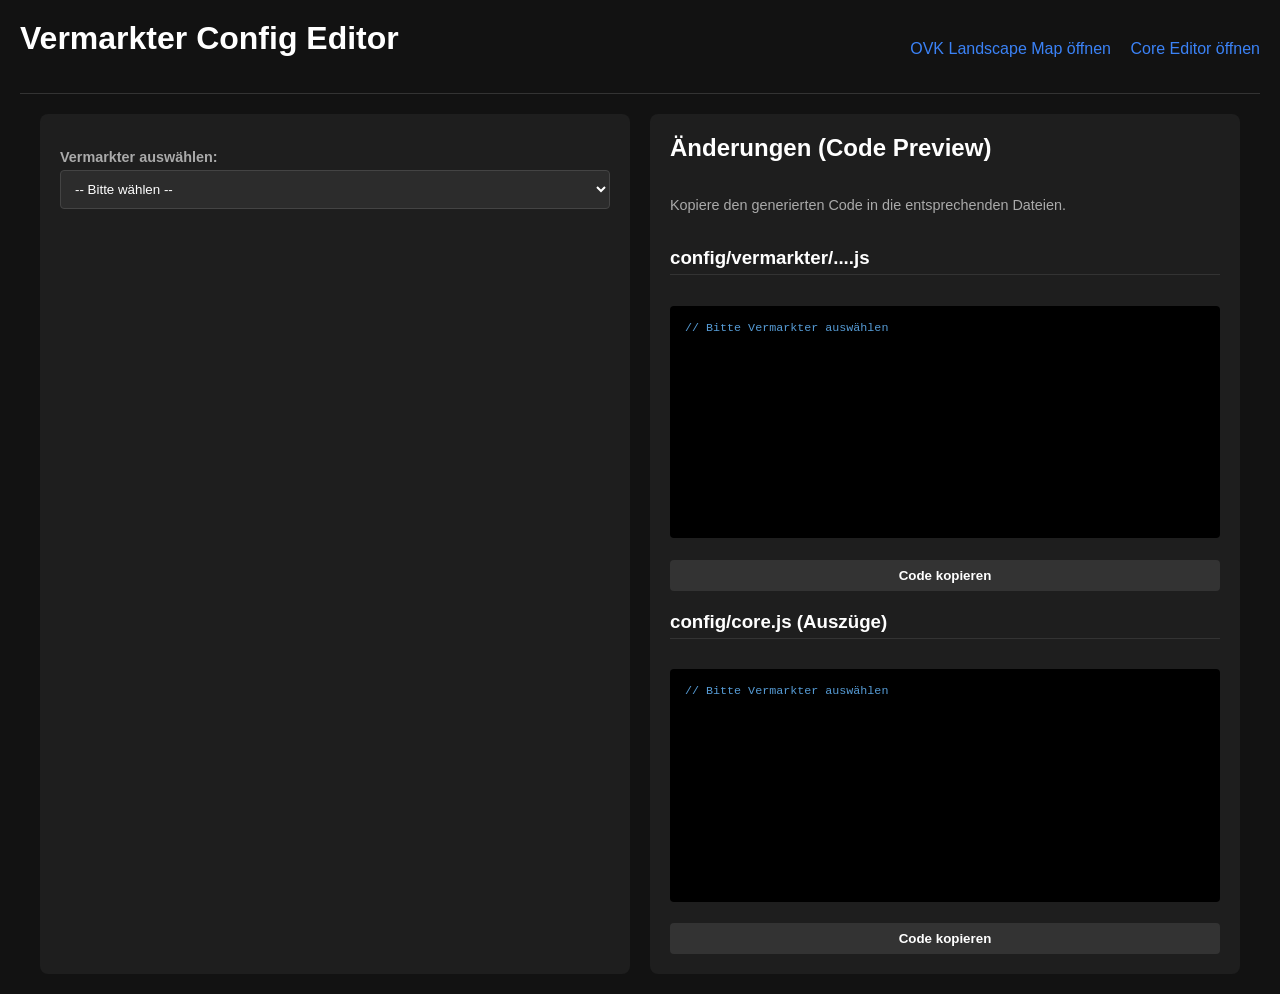
<file: backup_v1/vermarkter_editor.html>
<!DOCTYPE html>
<html lang="de">
<head>
    <meta charset="UTF-8">
    <meta name="viewport" content="width=device-width, initial-scale=1.0">
    <title>Vermarkter Config Editor</title>
    <style>
        body { font-family: -apple-system, BlinkMacSystemFont, "Segoe UI", Roboto, sans-serif; margin: 0; padding: 20px; background: #121212; color: #e0e0e0; }
        .container { max-width: 1200px; margin: 0 auto; display: flex; gap: 20px; }
        .form-section, .code-section { flex: 1; background: #1e1e1e; padding: 20px; border-radius: 8px; }
        .code-section { position: sticky; top: 20px; height: calc(100vh - 80px); overflow-y: auto; display: flex; flex-direction: column; }
        h1, h2, h3 { color: #fff; margin-top: 0; }
        h3 { margin-top: 20px; border-bottom: 1px solid #333; padding-bottom: 5px; }
        label { display: block; margin-top: 15px; font-weight: bold; font-size: 0.9em; color: #aaa; }
        select, input[type="text"], input[type="number"], textarea { width: 100%; padding: 10px; margin-top: 5px; background: #2c2c2c; border: 1px solid #444; color: #fff; border-radius: 4px; box-sizing: border-box; }
        .checkbox-group { display: flex; flex-wrap: wrap; gap: 10px; margin-top: 10px; }
        .checkbox-item { display: flex; align-items: center; gap: 8px; background: #2c2c2c; padding: 8px 12px; border-radius: 4px; cursor: pointer; }
        .checkbox-item input { margin: 0; cursor: pointer; }
        pre { background: #000; padding: 15px; border-radius: 4px; overflow-x: auto; color: #569cd6; white-space: pre-wrap; font-size: 0.9em; flex: 1; }
        .row-item { display: flex; gap: 10px; margin-top: 10px; align-items: center; }
        .row-item input { margin-top: 0; }
        button { background: #137333; color: white; border: none; padding: 8px 15px; border-radius: 4px; cursor: pointer; font-weight: bold; }
        button:hover { background: #0f5c28; }
        .remove-btn { background: #c81e1e; padding: 8px 12px; }
        .remove-btn:hover { background: #a01818; }
        .copy-btn { margin-top: 10px; background: #333; }
        .header { display: flex; justify-content: space-between; align-items: center; margin-bottom: 20px; border-bottom: 1px solid #333; padding-bottom: 15px; }
        .nav-links a { color: #3b82f6; text-decoration: none; margin-left: 15px; font-weight: 500; }
        .nav-links a:hover { text-decoration: underline; }
    </style>
</head>
<body>

<div class="header">
    <h1>Vermarkter Config Editor</h1>
    <div class="nav-links">
        <a href="index.html" target="_blank">OVK Landscape Map öffnen</a>
        <a href="core_editor.html" target="_blank">Core Editor öffnen</a>
    </div>
</div>
<div class="container">
    <div class="form-section">
        <label for="vermarkterSelect">Vermarkter auswählen:</label>
        <select id="vermarkterSelect">
            <option value="">-- Bitte wählen --</option>
        </select>

        <div id="editorForm" style="display:none; margin-top: 30px;">
            <h2>Vermarkter Details</h2>
            <label>ID (nicht änderbar)</label>
            <input type="text" id="v_id" disabled>
            
            <label>Name</label>
            <input type="text" id="v_name" oninput="generateCode()">
            
            <label>Beschreibung</label>
            <textarea id="v_description" rows="3" oninput="generateCode()"></textarea>

            <h3>Supported Inventory Types</h3>
            <div id="v_inventory"></div>
            <button type="button" id="addInventoryBtn" style="margin-top: 10px;">+ Inventory hinzufügen</button>

            <h2>Übergreifende Konfiguration (core.js)</h2>
            <p style="font-size: 0.85em; color: #aaa;">Wähle, auf welchen Plattformen dieser Vermarkter verfügbar ist.</p>
            
            <h3>Zugeordnete DSPs</h3>
            <div class="checkbox-group" id="c_dsps"></div>

            <h3>Zugeordnete SSPs</h3>
            <div class="checkbox-group" id="c_ssps"></div>
        </div>
    </div>
    
    <div class="code-section">
        <h2>Änderungen (Code Preview)</h2>
        <p style="font-size: 0.9em; color: #aaa;">Kopiere den generierten Code in die entsprechenden Dateien.</p>
        
        <h3>config/vermarkter/<span id="filenamePreview">...</span>.js</h3>
        <pre id="codeVermarkter">// Bitte Vermarkter auswählen</pre>
        <button class="copy-btn" onclick="copyToClipboard('codeVermarkter')">Code kopieren</button>
        
        <h3>config/core.js (Auszüge)</h3>
        <pre id="codeCore">// Bitte Vermarkter auswählen</pre>
        <button class="copy-btn" onclick="copyToClipboard('codeCore')">Code kopieren</button>
    </div>
</div>

<!-- Load Configurations with dynamic cache-busting -->
<script>
    (async function() {
        let files = ['config/core.js', 'config/data_partners.js'];
        try {
            const dirRes = await fetch('config/vermarkter/');
            if (dirRes.ok) {
                const dirHtml = await dirRes.text();
                const matches = dirHtml.match(/href="([^"]+\.js)"/g);
                if (matches) {
                    const vermarkterFiles = matches.map(m => 'config/vermarkter/' + m.match(/"([^"]+)"/)[1]);
                    files = files.concat(vermarkterFiles);
                }
            } else {
                throw new Error("HTTP Status " + dirRes.status);
            }
        } catch(e) {
            console.warn("Verzeichnis /config/vermarkter/ konnte nicht ausgelesen werden. Verwende Fallback-Liste.", e);
            files = files.concat([
                'config/vermarkter/ad_alliance.js',
                'config/vermarkter/bcn.js',
                'config/vermarkter/funke.js',
                'config/vermarkter/iqd.js',
                'config/vermarkter/media_impact.js',
                'config/vermarkter/score.js',
                'config/vermarkter/seven_one_media.js',
                'config/vermarkter/stroeer.js',
                'config/vermarkter/uim.js',
                'config/vermarkter/visoon.js'
            ]);
        }
        
        for (const f of files) {
            try {
                const res = await fetch(f + '?t=' + Date.now());
                const code = await res.text();
                (new Function(code))();
            } catch(e) {
                console.error("Fehler beim Laden von " + f, e);
            }
        }
        
        if (typeof init === 'function') {
            init();
        }
    })();
</script>

<script>
    let CONFIG;
    let currentVermarkter = null;
    let initialCoreState = {}; // To track changes in core.js

    // DOM Elements
    const select = document.getElementById('vermarkterSelect');
    const editorForm = document.getElementById('editorForm');
    const filenamePreview = document.getElementById('filenamePreview');
    
    function init() {
        CONFIG = window.OVK_LANDSCAPE_CONFIG;
        if (!CONFIG || !CONFIG.vermarkter) {
            alert("Konfiguration konnte nicht geladen werden.");
            return;
        }

        // Populate Select
        CONFIG.vermarkter.forEach(v => {
            const opt = document.createElement('option');
            opt.value = v.id;
            opt.textContent = `${v.name} (${v.id})`;
            select.appendChild(opt);
        });

        // Event Listeners
        select.addEventListener('change', (e) => loadVermarkter(e.target.value));
        document.getElementById('addInventoryBtn').addEventListener('click', () => addRow('v_inventory', '', 0));
        document.getElementById('addIdBtn').addEventListener('click', () => addRow('v_ids', '', 0));
    }

    function loadVermarkter(id) {
        if (!id) {
            editorForm.style.display = 'none';
            document.getElementById('codeVermarkter').textContent = '// Bitte Vermarkter auswählen';
            document.getElementById('codeCore').textContent = '// Bitte Vermarkter auswählen';
            filenamePreview.textContent = '...';
            return;
        }

        currentVermarkter = JSON.parse(JSON.stringify(CONFIG.vermarkter.find(v => v.id === id)));
        filenamePreview.textContent = id;
        
        document.getElementById('v_id').value = currentVermarkter.id;
        document.getElementById('v_name').value = currentVermarkter.name || '';
        document.getElementById('v_description').value = currentVermarkter.description || '';

        const invContainer = document.getElementById('v_inventory');
        invContainer.innerHTML = '';
        
        document.getElementById('addInventoryBtn').onclick = () => addInventoryRow();
        
        if (currentVermarkter.supportedInventoryTypes) {
            currentVermarkter.supportedInventoryTypes.forEach(inv => {
                addInventoryRow(inv.type, inv.coverage, inv.supportedIds);
            });
        }

        renderCoreCheckboxes();
        editorForm.style.display = 'block';
        
        generateCode();
    }

    function addInventoryRow(keyVal = '', covVal = '', supportedIds = []) {
        const container = document.getElementById('v_inventory');
        const div = document.createElement('div');
        div.className = 'inventory-block';
        div.style.marginBottom = '15px';
        div.style.padding = '10px';
        div.style.background = '#2c2c2c';
        div.style.borderRadius = '6px';
        div.style.border = '1px solid #444';
        
        const mainRow = document.createElement('div');
        mainRow.className = 'row-item';
        
        const keyInput = document.createElement('select');
        const inventoryTypes = [
            { id: 'desktop', name: 'Desktop' },
            { id: 'mobile', name: 'Mobile Web' },
            { id: 'app', name: 'In-App' },
            { id: 'ctv', name: 'Connected TV (CTV)' }
        ];
        inventoryTypes.forEach(inv => {
            const opt = document.createElement('option');
            opt.value = inv.id;
            opt.textContent = inv.name;
            if (inv.id === keyVal) opt.selected = true;
            keyInput.appendChild(opt);
        });
        if (!keyVal && inventoryTypes.length > 0) keyVal = inventoryTypes[0].id;
        keyInput.className = 'inv-type-key';
        keyInput.onchange = generateCode;

        const removeBtn = document.createElement('button');
        removeBtn.type = 'button';
        removeBtn.className = 'remove-btn';
        removeBtn.textContent = 'X';
        removeBtn.onclick = () => { div.remove(); generateCode(); };

        mainRow.appendChild(keyInput);
        mainRow.appendChild(removeBtn);
        div.appendChild(mainRow);
        
        const idsContainer = document.createElement('div');
        idsContainer.className = 'nested-ids-container';
        idsContainer.style.marginLeft = '20px';
        idsContainer.style.marginTop = '10px';
        idsContainer.style.borderLeft = '2px solid #555';
        idsContainer.style.paddingLeft = '15px';
        
        const addIdBtn = document.createElement('button');
        addIdBtn.type = 'button';
        addIdBtn.textContent = '+ ID hinzufügen';
        addIdBtn.style.marginTop = '5px';
        addIdBtn.style.fontSize = '0.8em';
        addIdBtn.onclick = () => addNestedIdRow(idsContainer, '', '');
        
        if (supportedIds && supportedIds.length > 0) {
            supportedIds.forEach(idObj => {
                const idStr = typeof idObj === 'string' ? idObj : idObj.id;
                const idCov = typeof idObj === 'string' ? '' : (idObj.coverage || '');
                addNestedIdRow(idsContainer, idStr, idCov);
            });
        }
        
        div.appendChild(idsContainer);
        div.appendChild(addIdBtn);
        container.appendChild(div);
        
        generateCode();
    }

    function addNestedIdRow(container, keyVal, covVal) {
        const div = document.createElement('div');
        div.className = 'nested-id-item';
        div.style.display = 'flex';
        div.style.gap = '10px';
        div.style.marginTop = '5px';
        div.style.alignItems = 'center';
        
        const keyInput = document.createElement('select');
        CONFIG.ids.forEach(idDef => {
            const opt = document.createElement('option');
            opt.value = idDef.id;
            opt.textContent = idDef.name;
            if (idDef.id === keyVal) opt.selected = true;
            keyInput.appendChild(opt);
        });
        if (!keyVal && CONFIG.ids.length > 0) keyVal = CONFIG.ids[0].id;
        keyInput.className = 'nested-id-key';
        keyInput.onchange = generateCode;

        const covInput = document.createElement('input');
        covInput.type = 'number';
        covInput.placeholder = 'Coverage % (optional)';
        covInput.min = 0;
        covInput.max = 100;
        covInput.value = covVal;
        covInput.className = 'nested-id-cov';
        covInput.oninput = generateCode;

        const removeBtn = document.createElement('button');
        removeBtn.type = 'button';
        removeBtn.className = 'remove-btn';
        removeBtn.textContent = 'X';
        removeBtn.style.padding = '5px 8px';
        removeBtn.onclick = () => { div.remove(); generateCode(); };

        div.appendChild(keyInput);
        div.appendChild(covInput);
        div.appendChild(removeBtn);
        container.appendChild(div);
        
        generateCode();
    }

    function renderCoreCheckboxes() {
        const dspContainer = document.getElementById('c_dsps');
        const sspContainer = document.getElementById('c_ssps');
        dspContainer.innerHTML = '';
        sspContainer.innerHTML = '';
        initialCoreState = { dsps: {}, ssps: {} };

        // DSPs
        CONFIG.dsps.forEach(dsp => {
            const hasVermarkter = dsp.supportedVermarkter && dsp.supportedVermarkter.includes(currentVermarkter.id);
            initialCoreState.dsps[dsp.id] = hasVermarkter;
            dspContainer.appendChild(createCheckbox('dsp', dsp.id, dsp.name, hasVermarkter));
        });

        // SSPs
        CONFIG.ssps.forEach(ssp => {
            const hasVermarkter = ssp.supportedVermarkter && ssp.supportedVermarkter.includes(currentVermarkter.id);
            initialCoreState.ssps[ssp.id] = hasVermarkter;
            sspContainer.appendChild(createCheckbox('ssp', ssp.id, ssp.name, hasVermarkter));
        });
    }

    function createCheckbox(type, id, label, isChecked) {
        const lbl = document.createElement('label');
        lbl.className = 'checkbox-item';
        const cb = document.createElement('input');
        cb.type = 'checkbox';
        cb.value = id;
        cb.checked = isChecked;
        cb.dataset.type = type;
        cb.onchange = generateCode;
        
        lbl.appendChild(cb);
        lbl.appendChild(document.createTextNode(label));
        return lbl;
    }

    function generateCode() {
        if (!currentVermarkter) return;

        // 1. Build Vermarkter Object
        const vObj = {
            id: currentVermarkter.id,
            name: document.getElementById('v_name').value,
            description: document.getElementById('v_description').value,
            supportedInventoryTypes: []
        };

        // Get Inventory
        document.querySelectorAll('.inventory-block').forEach(block => {
            const typeKey = block.querySelector('.inv-type-key').value;
            
            const invObj = { type: typeKey };
            
            const idsList = [];
            block.querySelectorAll('.nested-id-item').forEach(idRow => {
                const idKey = idRow.querySelector('.nested-id-key').value;
                const idCov = idRow.querySelector('.nested-id-cov').value;
                const idObj = { id: idKey };
                if (idCov !== '') {
                    idObj.coverage = parseInt(idCov);
                }
                idsList.push(idObj);
            });
            
            if (idsList.length > 0) {
                invObj.supportedIds = idsList;
            }
            
            vObj.supportedInventoryTypes.push(invObj);
        });

        // Format Vermarkter JS
        let jsCode = `if (!window.OVK_LANDSCAPE_CONFIG) {
  window.OVK_LANDSCAPE_CONFIG = {};
}
if (!window.OVK_LANDSCAPE_CONFIG.vermarkter) {
  window.OVK_LANDSCAPE_CONFIG.vermarkter = [];
}

window.OVK_LANDSCAPE_CONFIG.vermarkter.push(${JSON.stringify(vObj, null, 2).replace(/"([^"]+)":/g, '$1:')});`;
        
        document.getElementById('codeVermarkter').textContent = jsCode;

        // 2. Build Core changes
        let coreChanges = [];
        
        // Check DSPs
        document.querySelectorAll('#c_dsps input').forEach(cb => {
            const dspId = cb.value;
            const isChecked = cb.checked;
            const wasChecked = initialCoreState.dsps[dspId];
            
            if (isChecked !== wasChecked) {
                const dsp = CONFIG.dsps.find(d => d.id === dspId);
                let currentVermarkters = [...(dsp.supportedVermarkter || [])];
                
                if (isChecked) {
                    if (!currentVermarkters.includes(currentVermarkter.id)) currentVermarkters.push(currentVermarkter.id);
                } else {
                    currentVermarkters = currentVermarkters.filter(v => v !== currentVermarkter.id);
                }
                
                coreChanges.push(`// In core.js -> dsps -> id: "${dspId}"\nsupportedVermarkter: ${JSON.stringify(currentVermarkters)}`);
            }
        });

        // Check SSPs
        document.querySelectorAll('#c_ssps input').forEach(cb => {
            const sspId = cb.value;
            const isChecked = cb.checked;
            const wasChecked = initialCoreState.ssps[sspId];
            
            if (isChecked !== wasChecked) {
                const ssp = CONFIG.ssps.find(s => s.id === sspId);
                let currentVermarkters = [...(ssp.supportedVermarkter || [])];
                
                if (isChecked) {
                    if (!currentVermarkters.includes(currentVermarkter.id)) currentVermarkters.push(currentVermarkter.id);
                } else {
                    currentVermarkters = currentVermarkters.filter(v => v !== currentVermarkter.id);
                }
                
                coreChanges.push(`// In core.js -> ssps -> id: "${sspId}"\nsupportedVermarkter: ${JSON.stringify(currentVermarkters)}`);
            }
        });

        if (coreChanges.length === 0) {
            document.getElementById('codeCore').textContent = '// Keine Änderungen an der core.js erforderlich.';
        } else {
            document.getElementById('codeCore').textContent = coreChanges.join('\n\n');
        }
    }

    function copyToClipboard(elementId) {
        const text = document.getElementById(elementId).textContent;
        navigator.clipboard.writeText(text).then(() => {
            alert('Code kopiert!');
        });
    }

    // Run on load
    // window.onload = init; (aufgerufen durch Async-Loader)
</script>

</body>
</html>
</file>
<file: style.css>
/* OVK ID Landscape Map - Stylesheet */

/* Custom properties for consistency */
:root {
  --color-ovk-red: #e2401c;
  --color-ovk-blue: #004bb4;
  --color-ovk-light-blue: #0056cc;
  --color-bg-light: #f6f8fa;
  --color-bg-sand: #edeae5;
  --color-bg-dark: #0b1c34;
  --color-text-charcoal: #2d3748;
  --color-text-light: #718096;
  --color-border: #e2e8f0;
  
  --shadow-sm: 0 1px 3px rgba(0,0,0,0.05), 0 1px 2px rgba(0,0,0,0.02);
  --shadow-md: 0 4px 6px -1px rgba(0, 0, 0, 0.05), 0 2px 4px -1px rgba(0, 0, 0, 0.03);
  --shadow-lg: 0 10px 15px -3px rgba(0, 0, 0, 0.05), 0 4px 6px -2px rgba(0, 0, 0, 0.02);
  
  --transition-fast: 0.15s ease;
  --transition-normal: 0.25s ease;
  
  --font-family: 'Inter', -apple-system, BlinkMacSystemFont, "Segoe UI", Roboto, Helvetica, Arial, sans-serif;
}

/* Reset and Base Styles */
* {
  box-sizing: border-box;
  margin: 0;
  padding: 0;
}

body {
  font-family: var(--font-family);
  background-color: var(--color-bg-light);
  color: var(--color-text-charcoal);
  line-height: 1.6;
  -webkit-font-smoothing: antialiased;
  display: flex;
  flex-direction: column;
  min-height: 100vh;
}

a {
  color: var(--color-ovk-blue);
  text-decoration: none;
  transition: color var(--transition-fast);
}

a:hover {
  color: var(--color-ovk-red);
}

/* Header Styles */
.main-header {
  background-color: var(--color-ovk-red);
  color: #ffffff;
  padding: 0 2rem;
  height: 64px;
  display: flex;
  align-items: center;
  box-shadow: var(--shadow-md);
  z-index: 100;
  position: relative;
}

.header-container {
  display: flex;
  justify-content: space-between;
  align-items: center;
  width: 100%;
  max-width: 1440px;
  margin: 0 auto;
}

.logo-area {
  display: flex;
  align-items: center;
  font-weight: 800;
  font-size: 1.25rem;
}

.logo-ovk {
  color: #ffffff;
  letter-spacing: 0.05em;
  background-color: #000000;
  padding: 0.2rem 0.6rem;
  border-radius: 4px;
  font-size: 1.1rem;
}

.logo-separator {
  margin: 0 0.75rem;
  color: rgba(255, 255, 255, 0.4);
  font-weight: 300;
}

.logo-title {
  color: #ffffff;
  font-weight: 500;
  font-size: 1.1rem;
}

.header-nav ul {
  display: flex;
  list-style: none;
  gap: 1.5rem;
}

.header-nav a {
  color: rgba(255, 255, 255, 0.9);
  font-weight: 500;
  font-size: 0.9rem;
  padding: 0.5rem 0.75rem;
  border-radius: 4px;
  transition: background-color var(--transition-fast), color var(--transition-fast);
}

.header-nav a:hover {
  background-color: rgba(255, 255, 255, 0.15);
  color: #ffffff;
}

.header-tagline {
  font-size: 0.8rem;
  font-weight: 500;
  text-transform: uppercase;
  letter-spacing: 0.05em;
  color: rgba(255, 255, 255, 0.8);
}

/* Hero Section */
.hero-section {
  background-color: var(--color-ovk-blue);
  color: #ffffff;
  padding: 1.25rem 2rem;
  text-align: center;
  position: relative;
  overflow: hidden;
  box-shadow: inset 0 -10px 20px rgba(0,0,0,0.05);
}

.hero-section::before {
  content: "";
  position: absolute;
  top: 0;
  left: 0;
  right: 0;
  bottom: 0;
  background: linear-gradient(135deg, rgba(0, 75, 180, 0.9) 0%, rgba(0, 45, 120, 0.95) 100%);
  z-index: 1;
}

.hero-container {
  max-width: 900px;
  margin: 0 auto;
  position: relative;
  z-index: 2;
}

.hero-section h1 {
  font-size: 2.0rem;
  font-weight: 800;
  letter-spacing: -0.02em;
  margin: 0;
  text-shadow: 0 2px 4px rgba(0,0,0,0.15);
}

.hero-description {
  font-size: 1.125rem;
  line-height: 1.6;
  color: rgba(255, 255, 255, 0.85);
  font-weight: 400;
}

/* Main Content Container */
.app-container {
  flex: 1;
  max-width: 1600px;
  width: 100%;
  margin: 0 auto;
  padding: 2rem;
  display: flex;
  flex-direction: column;
  gap: 1.5rem;
}

/* Controls Panel */
.controls-panel {
  background-color: #ffffff;
  border-radius: 8px;
  padding: 1rem 1.5rem;
  display: flex;
  justify-content: space-between;
  align-items: center;
  box-shadow: var(--shadow-sm);
  border: 1px solid var(--color-border);
}

.filter-status {
  display: flex;
  align-items: center;
  gap: 1rem;
  flex-wrap: wrap;
}

.status-label {
  font-weight: 700;
  font-size: 0.9rem;
  color: var(--color-text-charcoal);
  text-transform: uppercase;
  letter-spacing: 0.05em;
}

.active-chips {
  display: flex;
  gap: 0.5rem;
  flex-wrap: wrap;
  align-items: center;
}

.no-filter-text {
  color: var(--color-text-light);
  font-size: 0.9rem;
  font-style: italic;
}

.filter-chip {
  background-color: var(--color-bg-sand);
  color: var(--color-text-charcoal);
  font-size: 0.8rem;
  font-weight: 600;
  padding: 0.25rem 0.75rem;
  border-radius: 20px;
  border: 1px solid rgba(0,0,0,0.05);
  display: flex;
  align-items: center;
  gap: 0.5rem;
  transition: all var(--transition-fast);
}

.filter-chip.chip-usecase {
  border-left: 3px solid var(--color-ovk-red);
}

.filter-chip.chip-dsp {
  border-left: 3px solid var(--color-ovk-blue);
}

.filter-chip .btn-remove-filter {
  background: none;
  border: none;
  color: var(--color-text-light);
  cursor: pointer;
  font-size: 1.1rem;
  line-height: 1;
  padding: 0;
  display: flex;
  align-items: center;
  transition: color var(--transition-fast);
}

.filter-chip .btn-remove-filter:hover {
  color: var(--color-ovk-red);
}

.btn-reset {
  background-color: #000000;
  color: #ffffff;
  border: none;
  padding: 0.6rem 1.2rem;
  border-radius: 20px;
  font-weight: 600;
  font-size: 0.85rem;
  cursor: pointer;
  display: flex;
  align-items: center;
  gap: 0.5rem;
  transition: all var(--transition-fast);
  box-shadow: var(--shadow-sm);
}

.btn-reset:hover:not(:disabled) {
  background-color: var(--color-ovk-red);
  transform: translateY(-1px);
  box-shadow: var(--shadow-md);
}

.btn-reset:active:not(:disabled) {
  transform: translateY(0);
}

.btn-reset:disabled {
  background-color: var(--color-border);
  color: var(--color-text-light);
  cursor: not-allowed;
  box-shadow: none;
}

/* Stage 1: Horizontal Usecase Selector Panel */
.usecase-selector-panel {
  background-color: #ffffff;
  border-radius: 12px;
  border: 1px solid var(--color-border);
  padding: 1rem 1.5rem;
  display: flex;
  align-items: center;
  gap: 1.5rem;
  box-shadow: var(--shadow-sm);
  transition: box-shadow var(--transition-normal);
  border-bottom: 3px solid var(--color-ovk-red);
}

.usecase-selector-panel:hover {
  box-shadow: var(--shadow-md);
}

.usecase-panel-header {
  display: flex;
  align-items: center;
  gap: 0.75rem;
  min-width: 160px;
}

.usecase-header-text h2 {
  font-size: 1.05rem;
  font-weight: 700;
  color: var(--color-text-charcoal);
  margin: 0;
}

.usecase-panel-cards {
  display: flex;
  gap: 1rem;
  flex: 1;
}

.usecase-panel-cards .partner-card {
  margin-bottom: 0;
  flex: 1;
  max-width: 450px;
  min-height: 58px;
}

/* Landscape Grid (3 Columns) */
.landscape-grid {
  display: grid;
  grid-template-columns: 1fr 1fr 1fr;
  gap: 1.25rem;
  width: 100%;
}

/* Stage Columns */
.stage-column {
  background-color: #ffffff;
  border-radius: 12px;
  border: 1px solid var(--color-border);
  padding: 1rem;
  display: flex;
  flex-direction: column;
  gap: 1rem;
  box-shadow: var(--shadow-sm);
  transition: box-shadow var(--transition-normal);
}

.stage-column:hover {
  box-shadow: var(--shadow-md);
}

.stage-header {
  border-bottom: 2px solid var(--color-bg-light);
  padding-bottom: 0.5rem;
  display: flex;
  flex-direction: column;
  position: relative;
}

.stage-badge {
  background-color: var(--color-bg-sand);
  color: var(--color-text-charcoal);
  width: 22px;
  height: 22px;
  border-radius: 50%;
  display: flex;
  align-items: center;
  justify-content: center;
  font-size: 0.7rem;
  font-weight: 700;
  margin-bottom: 0.4rem;
  border: 1px solid rgba(0,0,0,0.05);
}

.stage-column .stage-badge,
.stage-column .stage-header {
  border-bottom-color: var(--color-ovk-blue);
}

.stage-header h2 {
  font-size: 1.05rem;
  font-weight: 700;
  color: var(--color-text-charcoal);
}

.stage-subtitle {
  font-size: 0.72rem;
  color: var(--color-text-light);
  text-transform: uppercase;
  letter-spacing: 0.05em;
  margin-top: 0.1rem;
}

.cards-list {
  display: flex;
  flex-direction: column;
  gap: 0.5rem;
  flex: 1;
}

/* Card Styles */
.partner-card {
  background-color: var(--color-bg-light);
  border: 1px solid var(--color-border);
  border-radius: 6px;
  padding: 0.6rem 0.8rem;
  cursor: pointer;
  position: relative;
  transition: transform var(--transition-fast), 
              box-shadow var(--transition-fast), 
              border-color var(--transition-fast), 
              opacity var(--transition-normal);
  display: flex;
  flex-direction: column;
  justify-content: center;
  min-height: 52px;
}



/* Clickable / interactive hover */
.partner-card:hover {
  transform: translateY(-1px);
  box-shadow: var(--shadow-md);
  border-color: var(--color-text-light);
}

.partner-card h3 {
  font-size: 0.9rem;
  font-weight: 700;
  color: var(--color-text-charcoal);
}

.partner-card-desc {
  font-size: 0.72rem;
  color: var(--color-text-light);
  margin-top: 0.15rem;
  line-height: 1.25;
}

/* Selection / Filtering States */

/* Selected Card in any column */
.partner-card.selected {
  border: 2px solid var(--color-ovk-blue) !important;
  background-color: rgba(0, 75, 180, 0.03) !important;
  box-shadow: var(--shadow-md) !important;
}

#stage-usecase .partner-card.selected {
  border: 2px solid var(--color-ovk-red) !important;
  background-color: rgba(226, 64, 28, 0.03) !important;
}

/* Indicator dot for selected cards */
.partner-card.selected::after {
  content: "";
  position: absolute;
  top: 6px;
  right: 6px;
  width: 6px;
  height: 6px;
  border-radius: 50%;
  background-color: var(--color-ovk-blue);
}

#stage-usecase .partner-card.selected::after {
  background-color: var(--color-ovk-red);
}

/* Highlighted (Compatible) state for down-stream cards */
.partner-card.highlighted {
  border: 2px solid var(--color-ovk-blue);
  background-color: rgba(0, 75, 180, 0.02);
  box-shadow: var(--shadow-md);
}

/* Inactive (Faded-out) state for incompatible items */
.partner-card.inactive {
  opacity: 0.15;
  cursor: not-allowed;
  pointer-events: none;
}



/* Group container for SSP (nested look) */
.ssp-group-header {
  font-size: 0.72rem;
  font-weight: 700;
  color: var(--color-text-light);
  text-transform: uppercase;
  letter-spacing: 0.05em;
  margin-top: 0.4rem;
  margin-bottom: 0.15rem;
  border-bottom: 1px solid var(--color-border);
  padding-bottom: 0.1rem;
  transition: opacity var(--transition-normal);
}

.ssp-group-header.inactive {
  opacity: 0.15;
}

.ssp-group-subtitle {
  font-size: 0.65rem;
  font-weight: 400;
  text-transform: none;
  color: var(--color-text-light);
  margin-left: 0.25rem;
}

/* Detail Drawer (bottom sticky sheet) */
.detail-drawer {
  background-color: #ffffff;
  border: 1px solid var(--color-border);
  border-radius: 12px;
  padding: 1.5rem;
  box-shadow: var(--shadow-lg);
  display: none;
  flex-direction: column;
  gap: 0.75rem;
  transition: all var(--transition-normal);
  animation: slideUp 0.3s ease-out;
}

.detail-drawer.open {
  display: flex;
}

.drawer-header {
  display: flex;
  justify-content: space-between;
  align-items: center;
  border-bottom: 1px solid var(--color-border);
  padding-bottom: 0.5rem;
}

.drawer-header h3 {
  font-size: 1.1rem;
  font-weight: 700;
  color: var(--color-ovk-blue);
}

.btn-close-drawer {
  background: none;
  border: none;
  font-size: 1.5rem;
  font-weight: 300;
  cursor: pointer;
  color: var(--color-text-light);
  line-height: 1;
  padding: 0 0.5rem;
}

.btn-close-drawer:hover {
  color: var(--color-ovk-red);
}

.drawer-content {
  font-size: 0.9rem;
  color: var(--color-text-charcoal);
}

/* Footer Styles */
.main-footer {
  background-color: var(--color-bg-dark);
  color: rgba(255, 255, 255, 0.7);
  padding: 2.5rem 2rem;
  font-size: 0.85rem;
  margin-top: auto;
  border-top: 4px solid var(--color-ovk-red);
}

.footer-container {
  max-width: 1440px;
  margin: 0 auto;
  display: flex;
  flex-direction: column;
  gap: 1.5rem;
  align-items: center;
  text-align: center;
}

.footer-logo {
  color: #ffffff;
  font-size: 1rem;
}

.footer-logo strong {
  background-color: var(--color-ovk-red);
  padding: 0.15rem 0.5rem;
  border-radius: 3px;
  margin-right: 0.25rem;
}

.footer-links {
  display: flex;
  gap: 2rem;
}

.footer-links a {
  color: rgba(255, 255, 255, 0.8);
  transition: color var(--transition-fast);
}

.footer-links a:hover {
  color: var(--color-ovk-red);
  text-decoration: underline;
}

.footer-copyright {
  font-size: 0.75rem;
  color: rgba(255, 255, 255, 0.4);
  margin-top: 0.5rem;
}

/* Animations */
@keyframes slideUp {
  from {
    transform: translateY(20px);
    opacity: 0;
  }
  to {
    transform: translateY(0);
    opacity: 1;
  }
}

/* Responsive Grid adjustments */
@media (max-width: 1200px) {
  .landscape-grid {
    grid-template-columns: 1fr 1fr;
  }

  .usecase-selector-panel {
    flex-direction: column;
    align-items: flex-start;
    gap: 1rem;
  }
  .usecase-panel-cards {
    width: 100%;
  }
}

@media (max-width: 768px) {
  .landscape-grid {
    grid-template-columns: 1fr;
  }

  .usecase-panel-cards {
    flex-direction: column;
  }
  .main-header {
    height: auto;
    padding: 1rem;
  }
  .header-container {
    flex-direction: column;
    gap: 1rem;
  }
  .header-nav ul {
    gap: 1rem;
  }
  .controls-panel {
    flex-direction: column;
    gap: 1rem;
    align-items: stretch;
  }
  .btn-reset {
    justify-content: center;
  }
}

/* Publisher Inventory Type Icons */
.publisher-inventory-types {
  display: inline-flex;
  gap: 4px;
  align-items: center;
  margin-left: 6px;
  vertical-align: middle;
}

.inventory-icon-wrapper {
  display: inline-flex;
  align-items: center;
  justify-content: center;
  width: 18px;
  height: 18px;
  border-radius: 4px;
  background-color: #f1f5f9;
  color: #64748b;
  border: 1px solid #e2e8f0;
  transition: all var(--transition-fast);
  cursor: help;
}

.inventory-icon-wrapper:hover {
  background-color: #e0f2fe;
  color: var(--color-ovk-blue);
  border-color: var(--color-ovk-blue-light);
  transform: translateY(-1px);
}

.inventory-icon-wrapper svg {
  display: block;
}

/* ID Systems Badges */
.partner-card-ids {
  display: flex;
  flex-wrap: wrap;
  gap: 4px;
  margin-top: 6px;
  align-items: center;
}

.id-badge {
  font-size: 0.62rem;
  font-weight: 500;
  padding: 1px 5px;
  border-radius: 3px;
  
  letter-spacing: 0.02em;
  display: inline-block;
  white-space: nowrap;
  box-shadow: 0 1px 2px rgba(0,0,0,0.08);
  transition: transform var(--transition-fast), opacity var(--transition-fast);
}

.partner-card:hover .id-badge {
  transform: scale(1.03);
}



/* Stage 1a: Data Partner specific styling */
.stage-datapartner-panel {
  border-bottom: 3px solid #0056cc !important; /* Blue color for Stage 1a */
}

.stage-datapartner-panel .stage-badge {
  background-color: #0056cc !important;
  color: #ffffff !important;
}

.stage-datapartner-panel .partner-card.selected {
  border: 2px solid #0056cc !important;
  background-color: rgba(0, 86, 204, 0.03) !important;
}

.stage-datapartner-panel .partner-card.selected::after {
  background-color: #0056cc !important;
}

/* Publisher Inventory Type Icons */
.publisher-inventory-types {
  display: inline-flex;
  gap: 4px;
  align-items: center;
  margin-left: 6px;
  vertical-align: middle;
}

.inventory-icon-wrapper {
  display: inline-flex;
  align-items: center;
  justify-content: center;
  width: 18px;
  height: 18px;
  border-radius: 4px;
  background-color: #f1f5f9;
  color: #64748b;
  border: 1px solid #e2e8f0;
  transition: all var(--transition-fast);
  cursor: help;
}

.inventory-icon-wrapper:hover {
  background-color: #e0f2fe;
  color: var(--color-ovk-blue);
  border-color: var(--color-ovk-light-blue);
  transform: translateY(-1px);
}

.inventory-icon-wrapper svg {
  display: block;
}
</file>
